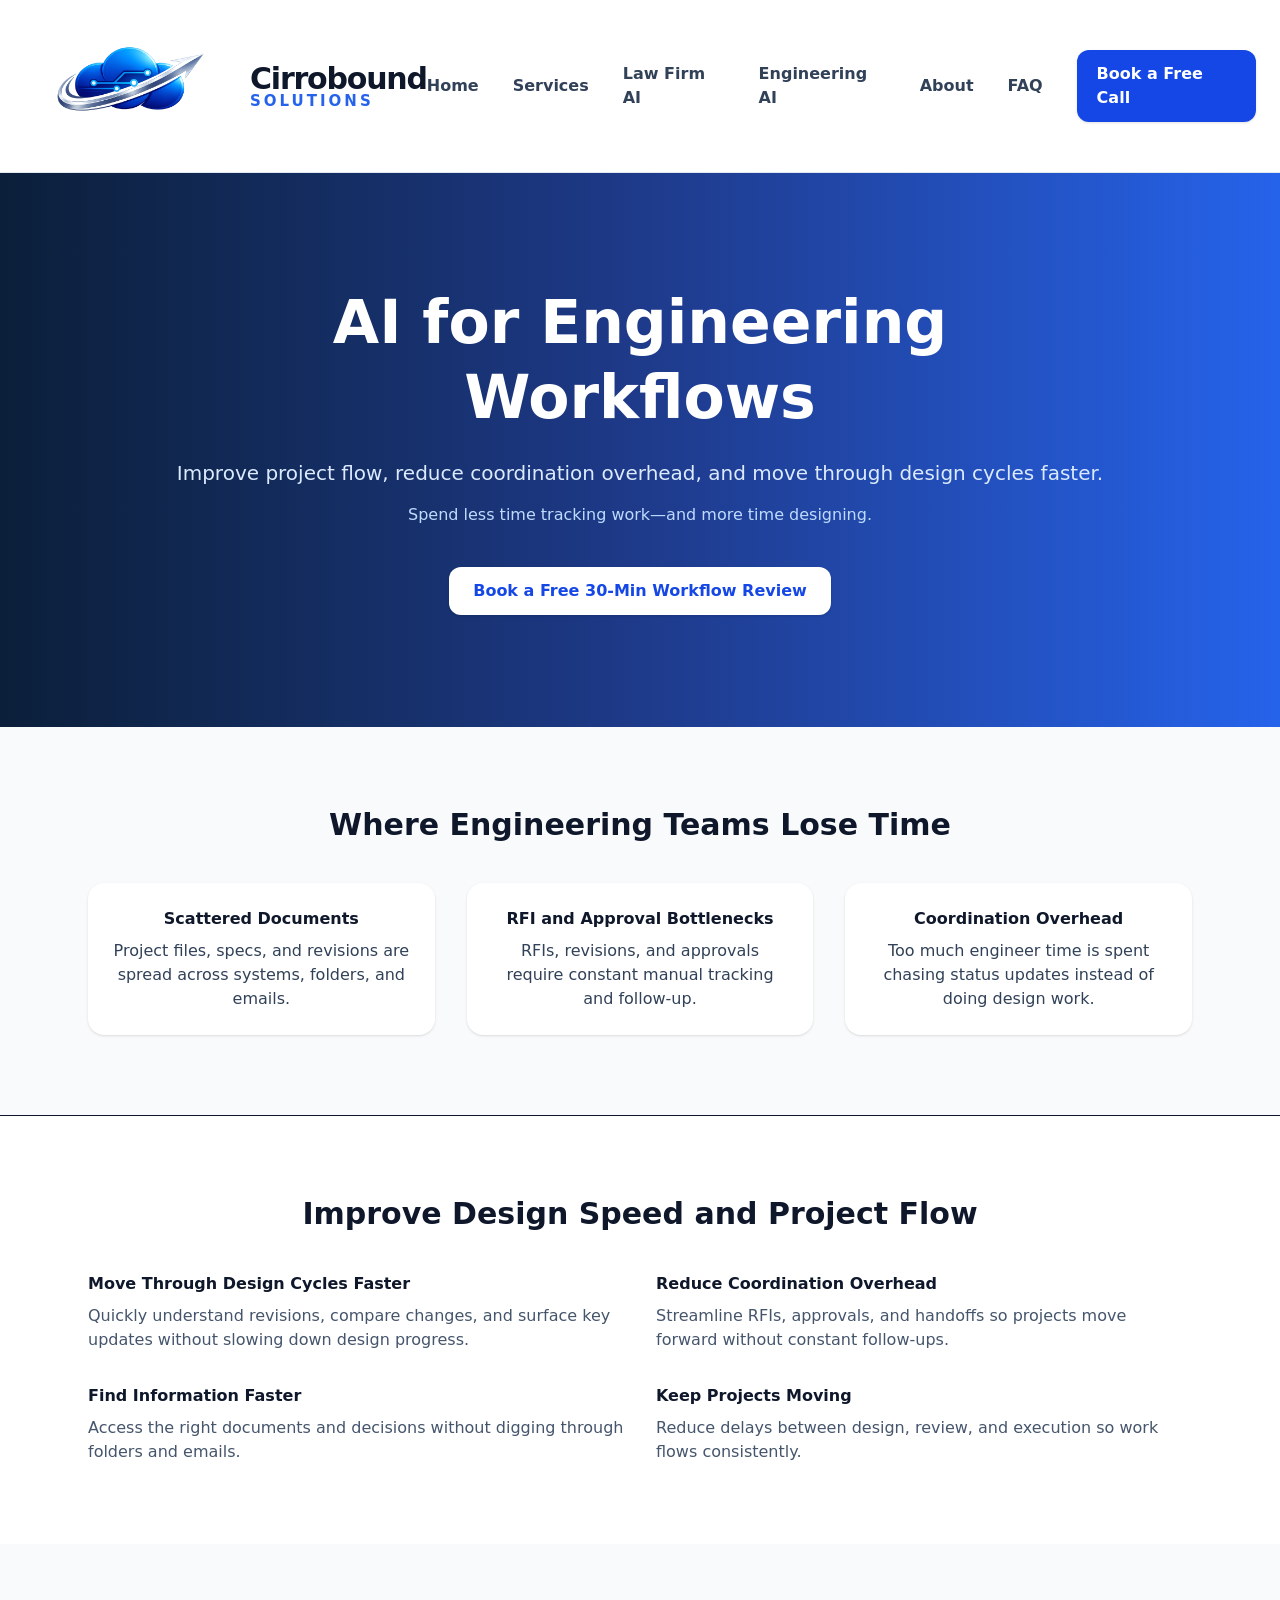
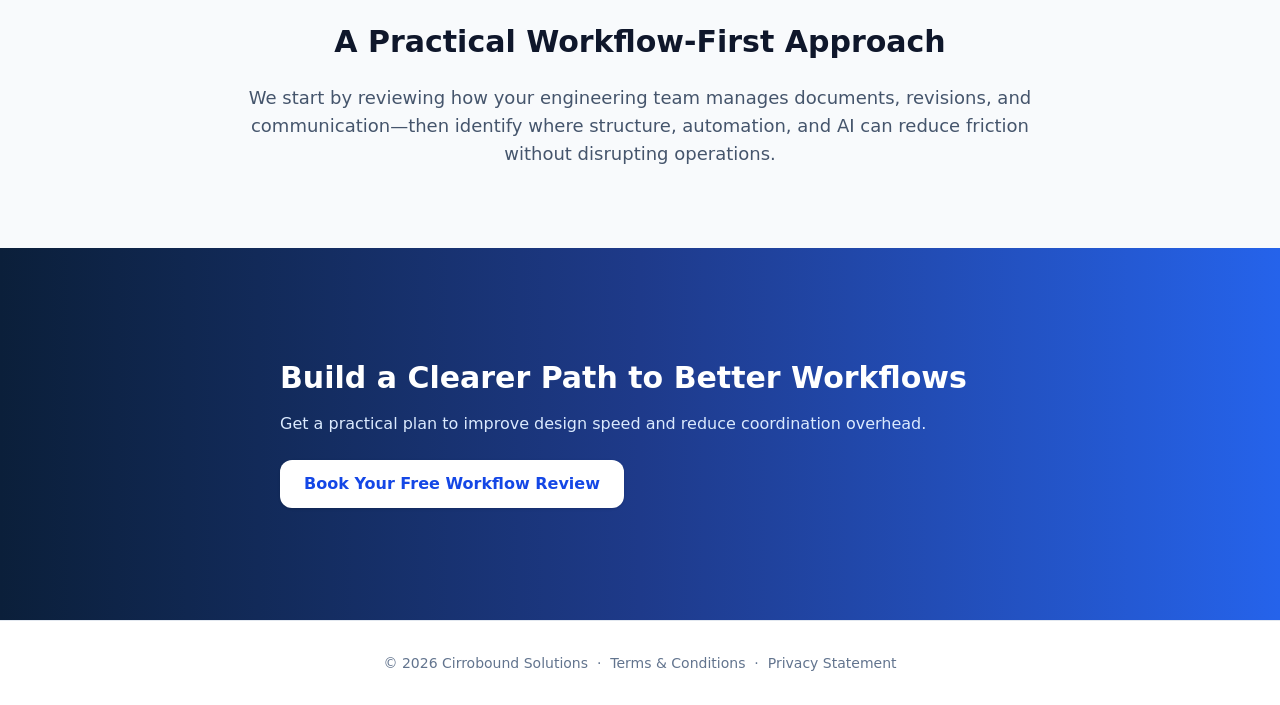
<file: ai-for-engineering.html>
<!DOCTYPE html>
<html lang="en">
<head>
  <meta charset="UTF-8" />
  <meta name="viewport" content="width=device-width, initial-scale=1.0"/>
  <title>AI for Engineering Workflows | Cirrobound</title>
  <meta name="description" content="Improve engineering workflows, speed up design cycles, and reduce coordination overhead with practical AI solutions." />
  <link href="./output.css" rel="stylesheet">
  <style>
    .logo-img { height: 56px; width: auto; display: block; }
    .logo-name { font-size: 20px; font-weight: 900; color: #0f172a; letter-spacing: -0.04em; line-height: 1; }
    .logo-sub { font-size: 11px; letter-spacing: 2px; color: #2563eb; font-weight: 700; line-height: 1; }
    @media (min-width: 1024px) {
      .logo-img { height: 140px; }
      .logo-name { font-size: 30px; }
      .logo-sub { font-size: 15px; letter-spacing: 3px; }
    }
  </style>
</head>

<body class="bg-slate-50 text-slate-900">

<!-- HEADER (UPDATED TO MATCH INDEX) -->
<header class="bg-white/95 backdrop-blur border-b border-slate-200 sticky top-0 z-50">
  <div class="max-w-7xl mx-auto px-6 py-4 flex items-center justify-between">

    <a href="/" class="flex items-center gap-4 shrink-0">
      <img src="assets/logo.png" alt="Cirrobound Solutions" class="logo-img">

      <div>
        <div class="logo-name">Cirrobound</div>
        <div class="logo-sub">SOLUTIONS</div>
      </div>
    </a>

    <nav class="hidden lg:flex items-center text-base font-semibold text-slate-700" style="gap:34px;">
      <a href="/" class="hover:text-blue-700 transition">Home</a>
      <a href="/services.html" class="hover:text-blue-700 transition">Services</a>
      <a href="/ai-for-law-firms.html" class="hover:text-blue-700 transition">Law Firm AI</a>
      <a href="/ai-for-engineering.html" class="hover:text-blue-700 transition">Engineering AI</a>
      <a href="/about.html" class="hover:text-blue-700 transition">About</a>
      <a href="/#faq" class="hover:text-blue-700 transition">FAQ</a>
      <a href="https://outlook.office.com/book/AIReadiness@cirrobound.com/" target="_blank" rel="noopener noreferrer" target="_blank"
         class="bg-blue-700 text-white px-5 py-3 rounded-xl shadow hover:bg-blue-800 transition">
        Book a Free Call
      </a>
    </nav>

    <button id="menuBtn" class="lg:hidden flex flex-col gap-1" aria-label="Open menu">
      <span class="w-7 h-0.5 bg-slate-800"></span>
      <span class="w-7 h-0.5 bg-slate-800"></span>
      <span class="w-7 h-0.5 bg-slate-800"></span>
    </button>

  </div>

  <!-- MOBILE MENU -->
  <div id="mobileMenu" class="hidden lg:hidden px-6 pb-6 space-y-4 text-lg font-semibold bg-white border-t">
    <a href="/" class="block py-3 border-b border-slate-200">Home</a>
    <a href="/services.html" class="block py-3 border-b border-slate-200">Services</a>
    <a href="/ai-for-law-firms.html" class="block py-3 border-b border-slate-200">Law Firm AI</a>
    <a href="/ai-for-engineering.html" class="block py-3 border-b border-slate-200">Engineering AI</a>
    <a href="/about.html" class="block py-3 border-b border-slate-200">About</a>
    <a href="/#faq" class="block py-3 border-b border-slate-200">FAQ</a>
    <a href="https://outlook.office.com/book/AIReadiness@cirrobound.com/" target="_blank" rel="noopener noreferrer" target="_blank"
       class="block text-center bg-blue-700 text-white px-5 py-3 rounded-xl">
      Book a Free Call
    </a>
  </div>
</header>

<!-- HERO -->
<section class="bg-gradient-to-r from-[#0b1f3a] via-[#1e3a8a] to-[#2563eb] text-white py-20 md:py-28">
  <div class="max-w-5xl mx-auto px-6 text-center">

    <h1 class="text-4xl md:text-5xl lg:text-6xl font-bold mb-6 leading-tight">
      AI for Engineering Workflows
    </h1>

    <p class="text-lg md:text-xl text-blue-100 mb-4">
      Improve project flow, reduce coordination overhead, and move through design cycles faster.
    </p>

    <p class="text-blue-200 mb-10">
      Spend less time tracking work—and more time designing.
    </p>

    <a href="https://outlook.office.com/book/AIReadiness@cirrobound.com/" target="_blank" rel="noopener noreferrer"
       class="bg-white text-blue-700 px-6 py-3 rounded-xl font-semibold shadow hover:shadow-lg transition"
       style="display:inline-block;">
      Book a Free 30-Min Workflow Review
    </a>

  </div>
</section>

<!-- PROBLEM -->
<section class="py-16 md:py-20">
  <div class="max-w-6xl mx-auto px-6 text-center">

    <h2 class="text-2xl md:text-3xl font-bold mb-10">
      Where Engineering Teams Lose Time
    </h2>

    <div class="grid md:grid-cols-3 gap-8">
      <div class="bg-white p-6 rounded-2xl shadow text-slate-700">
        <p class="font-semibold mb-2 text-slate-900">Scattered Documents</p>
        <p>Project files, specs, and revisions are spread across systems, folders, and emails.</p>
      </div>

      <div class="bg-white p-6 rounded-2xl shadow text-slate-700">
        <p class="font-semibold mb-2 text-slate-900">RFI and Approval Bottlenecks</p>
        <p>RFIs, revisions, and approvals require constant manual tracking and follow-up.</p>
      </div>

      <div class="bg-white p-6 rounded-2xl shadow text-slate-700">
        <p class="font-semibold mb-2 text-slate-900">Coordination Overhead</p>
        <p>Too much engineer time is spent chasing status updates instead of doing design work.</p>
      </div>
    </div>

  </div>
</section>

<!-- VALUE -->
<section class="bg-white py-16 md:py-20 border-t">
  <div class="max-w-6xl mx-auto px-6">

    <h2 class="text-2xl md:text-3xl font-bold mb-10 text-center">
      Improve Design Speed and Project Flow
    </h2>

    <div class="grid md:grid-cols-2 gap-8">

      <div>
        <h3 class="font-semibold mb-2">Move Through Design Cycles Faster</h3>
        <p class="text-slate-600">
          Quickly understand revisions, compare changes, and surface key updates without slowing down design progress.
        </p>
      </div>

      <div>
        <h3 class="font-semibold mb-2">Reduce Coordination Overhead</h3>
        <p class="text-slate-600">
          Streamline RFIs, approvals, and handoffs so projects move forward without constant follow-ups.
        </p>
      </div>

      <div>
        <h3 class="font-semibold mb-2">Find Information Faster</h3>
        <p class="text-slate-600">
          Access the right documents and decisions without digging through folders and emails.
        </p>
      </div>

      <div>
        <h3 class="font-semibold mb-2">Keep Projects Moving</h3>
        <p class="text-slate-600">
          Reduce delays between design, review, and execution so work flows consistently.
        </p>
      </div>

    </div>
  </div>
</section>

<!-- APPROACH -->
<section class="py-16 md:py-20">
  <div class="max-w-4xl mx-auto px-6 text-center">

    <h2 class="text-2xl md:text-3xl font-bold mb-6">
      A Practical Workflow-First Approach
    </h2>

    <p class="text-slate-600 text-lg">
      We start by reviewing how your engineering team manages documents, revisions, and communication—then identify where structure, automation, and AI can reduce friction without disrupting operations.
    </p>

  </div>
</section>

<!-- CTA -->
<section class="bg-gradient-to-r from-[#0b1f3a] via-[#1e3a8a] to-[#2563eb] text-white py-20 md:py-28">
  <div class="max-w-3xl mx-auto px-6">

    <h2 class="text-2xl md:text-3xl font-bold mb-4">
      Build a Clearer Path to Better Workflows
    </h2>

    <p class="mb-6 text-blue-100">
      Get a practical plan to improve design speed and reduce coordination overhead.
    </p>

    <a href="https://outlook.office.com/book/AIReadiness@cirrobound.com/" target="_blank" rel="noopener noreferrer"
       class="bg-white text-blue-700 px-6 py-3 rounded-xl font-semibold shadow"
       style="display:inline-block;">
      Book Your Free Workflow Review
    </a>

  </div>
</section>

<!-- FOOTER -->
<footer class="bg-white border-t border-slate-200 py-8 text-center text-sm text-slate-500">
  &copy; 2026 Cirrobound Solutions &nbsp;&middot;&nbsp; <a href="/terms.html" class="hover:text-blue-700 transition">Terms &amp; Conditions</a> &nbsp;&middot;&nbsp; <a href="/privacy.html" class="hover:text-blue-700 transition">Privacy Statement</a>
</footer>

<!-- SCRIPT -->
<script>
  const btn = document.getElementById("menuBtn");
  const menu = document.getElementById("mobileMenu");

  btn.addEventListener("click", () => {
    menu.classList.toggle("hidden");
  });
</script>

</body>
</html>
</file>
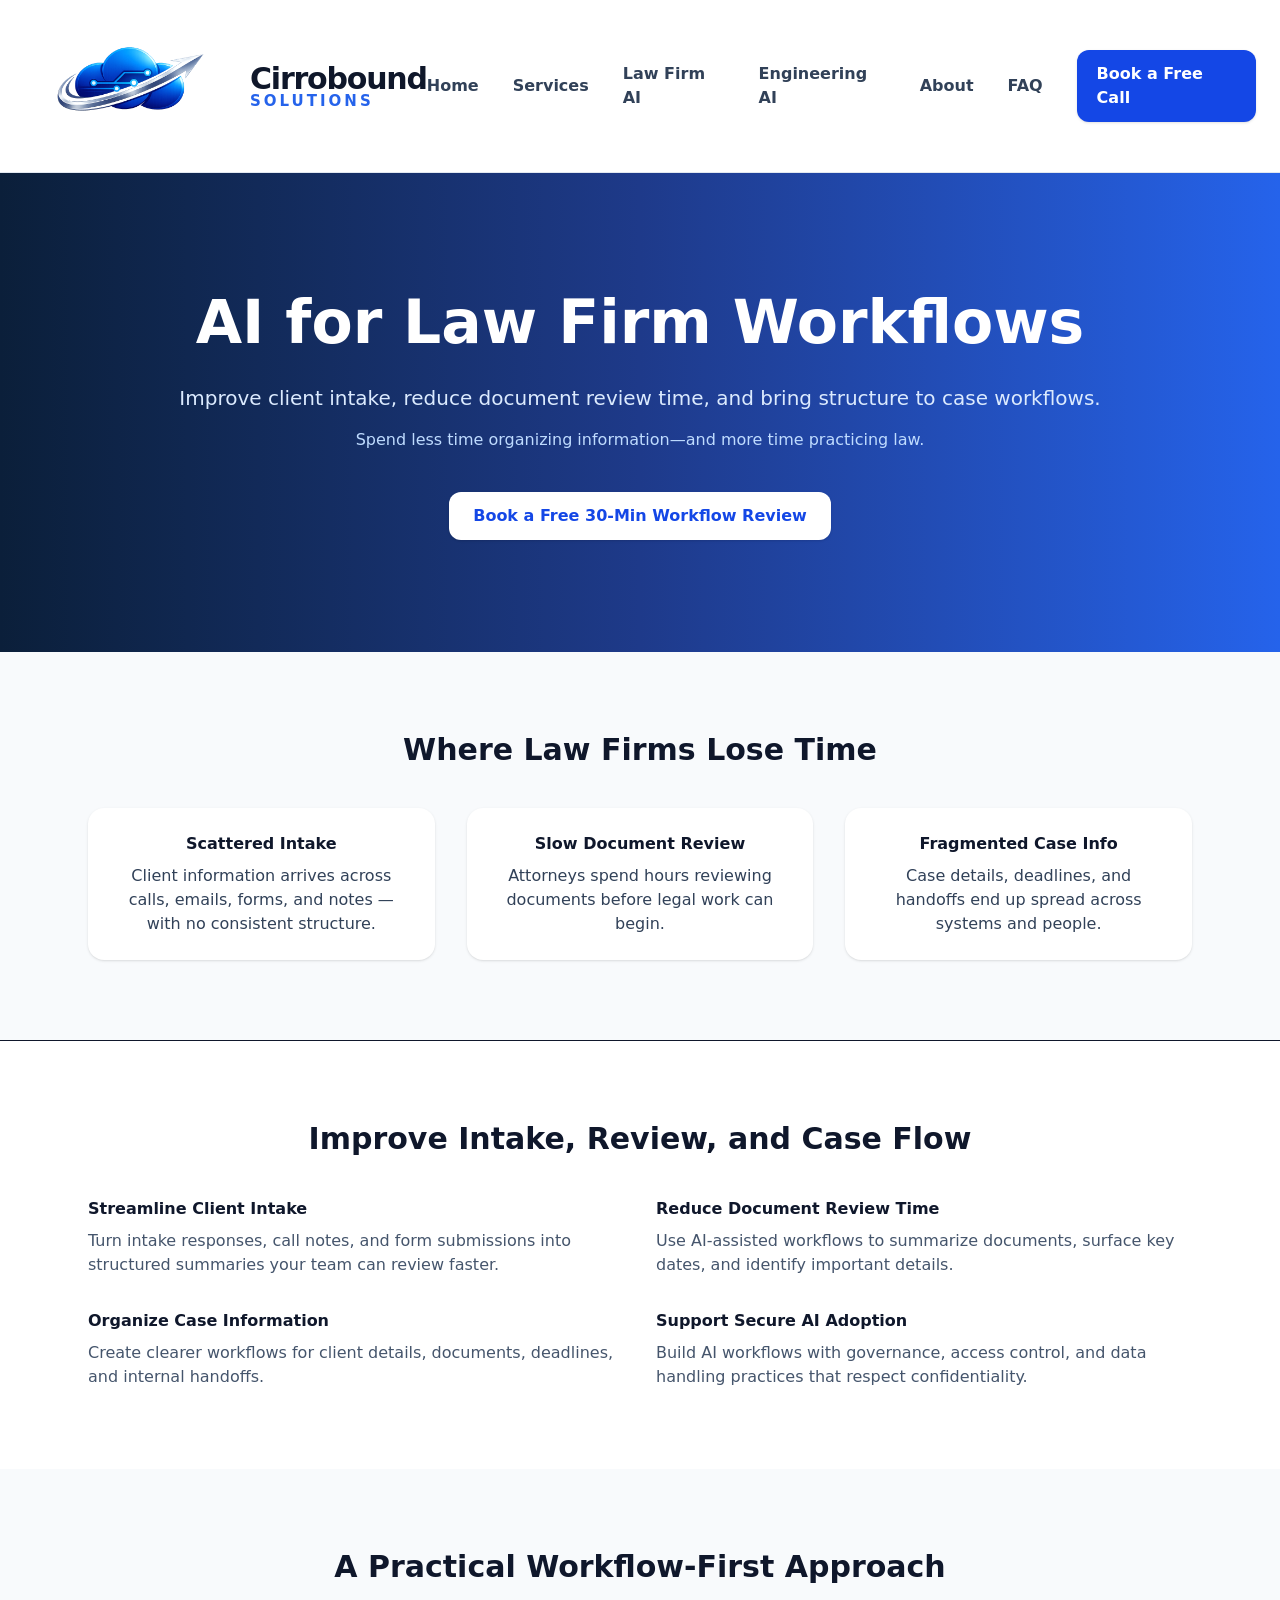
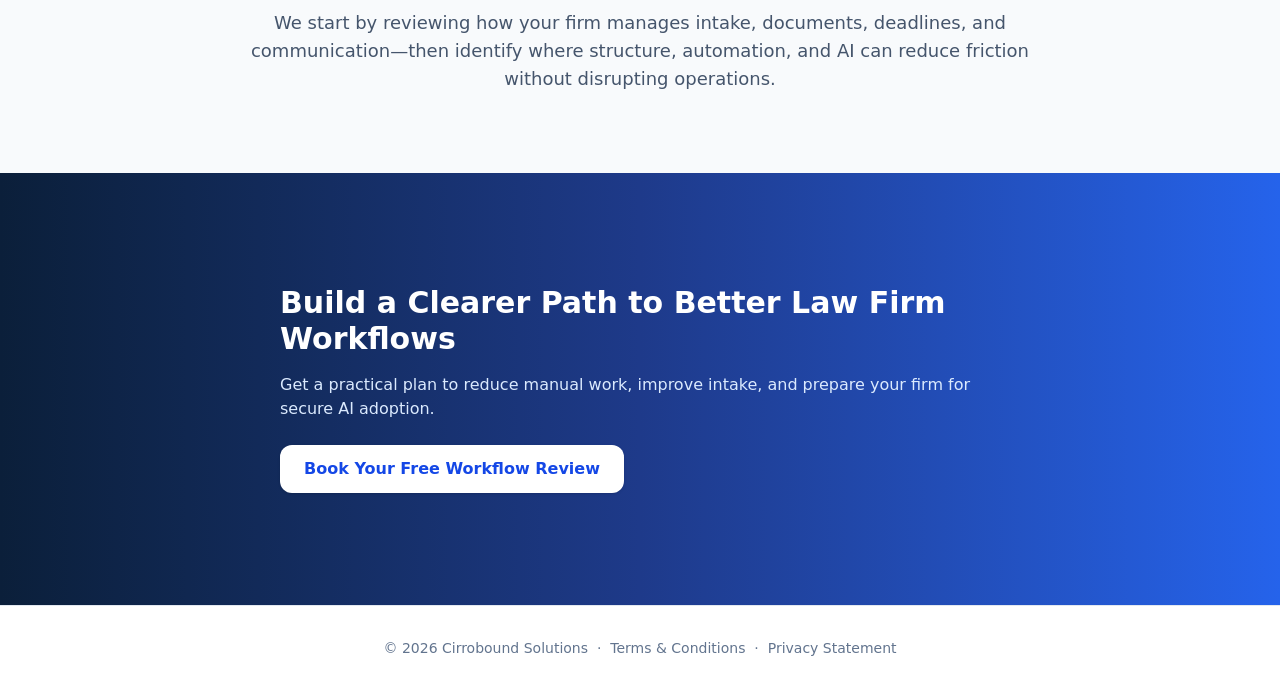
<file: ai-for-law-firms.html>
<!DOCTYPE html>
<html lang="en">
<head>
  <meta charset="UTF-8" />
  <meta name="viewport" content="width=device-width, initial-scale=1.0"/>
  <title>AI for Law Firm Workflows | Cirrobound</title>
  <meta name="description" content="Improve client intake, reduce document review time, and bring structure to law firm workflows with practical AI and automation." />
  <link href="./output.css" rel="stylesheet">
  <style>
    .logo-img { height: 56px; width: auto; display: block; }
    .logo-name { font-size: 20px; font-weight: 900; color: #0f172a; letter-spacing: -0.04em; line-height: 1; }
    .logo-sub { font-size: 11px; letter-spacing: 2px; color: #2563eb; font-weight: 700; line-height: 1; }
    @media (min-width: 1024px) {
      .logo-img { height: 140px; }
      .logo-name { font-size: 30px; }
      .logo-sub { font-size: 15px; letter-spacing: 3px; }
    }
  </style>
</head>

<body class="bg-slate-50 text-slate-900">

<!-- HEADER (UPDATED TO MATCH INDEX) -->
<header class="bg-white/95 backdrop-blur border-b border-slate-200 sticky top-0 z-50">
  <div class="max-w-7xl mx-auto px-6 py-4 flex items-center justify-between">

    <a href="/" class="flex items-center gap-4 shrink-0">
      <img src="assets/logo.png" alt="Cirrobound Solutions" class="logo-img">

      <div>
        <div class="logo-name">Cirrobound</div>
        <div class="logo-sub">SOLUTIONS</div>
      </div>
    </a>

    <nav class="hidden lg:flex items-center text-base font-semibold text-slate-700" style="gap:34px;">
      <a href="/" class="hover:text-blue-700 transition">Home</a>
      <a href="/services.html" class="hover:text-blue-700 transition">Services</a>
      <a href="/ai-for-law-firms.html" class="hover:text-blue-700 transition">Law Firm AI</a>
      <a href="/ai-for-engineering.html" class="hover:text-blue-700 transition">Engineering AI</a>
      <a href="/about.html" class="hover:text-blue-700 transition">About</a>
      <a href="/#faq" class="hover:text-blue-700 transition">FAQ</a>
      <a href="https://outlook.office.com/book/AIReadiness@cirrobound.com/" target="_blank" rel="noopener noreferrer" target="_blank"
         class="bg-blue-700 text-white px-5 py-3 rounded-xl shadow hover:bg-blue-800 transition">
        Book a Free Call
      </a>
    </nav>

    <button id="menuBtn" class="lg:hidden flex flex-col gap-1" aria-label="Open menu">
      <span class="w-7 h-0.5 bg-slate-800"></span>
      <span class="w-7 h-0.5 bg-slate-800"></span>
      <span class="w-7 h-0.5 bg-slate-800"></span>
    </button>

  </div>

  <!-- MOBILE MENU -->
  <div id="mobileMenu" class="hidden lg:hidden px-6 pb-6 space-y-4 text-lg font-semibold bg-white border-t">
    <a href="/" class="block py-3 border-b border-slate-200">Home</a>
    <a href="/services.html" class="block py-3 border-b border-slate-200">Services</a>
    <a href="/ai-for-law-firms.html" class="block py-3 border-b border-slate-200">Law Firm AI</a>
    <a href="/ai-for-engineering.html" class="block py-3 border-b border-slate-200">Engineering AI</a>
    <a href="/about.html" class="block py-3 border-b border-slate-200">About</a>
    <a href="/#faq" class="block py-3 border-b border-slate-200">FAQ</a>
    <a href="https://outlook.office.com/book/AIReadiness@cirrobound.com/" target="_blank" rel="noopener noreferrer" target="_blank"
       class="block text-center bg-blue-700 text-white px-5 py-3 rounded-xl">
      Book a Free Call
    </a>
  </div>
</header>

<!-- HERO -->
<section class="bg-gradient-to-r from-[#0b1f3a] via-[#1e3a8a] to-[#2563eb] text-white py-20 md:py-28">
  <div class="max-w-5xl mx-auto px-6 text-center">

    <h1 class="text-4xl md:text-5xl lg:text-6xl font-bold mb-6 leading-tight">
      AI for Law Firm Workflows
    </h1>

    <p class="text-lg md:text-xl text-blue-100 mb-4">
      Improve client intake, reduce document review time, and bring structure to case workflows.
    </p>

    <p class="text-blue-200 mb-10">
      Spend less time organizing information—and more time practicing law.
    </p>

    <a href="https://outlook.office.com/book/AIReadiness@cirrobound.com/" target="_blank" rel="noopener noreferrer"
       class="bg-white text-blue-700 px-6 py-3 rounded-xl font-semibold shadow hover:shadow-lg transition"
       style="display:inline-block;">
      Book a Free 30-Min Workflow Review
    </a>

  </div>
</section>

<!-- PROBLEM -->
<section class="py-16 md:py-20">
  <div class="max-w-6xl mx-auto px-6 text-center">

    <h2 class="text-2xl md:text-3xl font-bold mb-10">
      Where Law Firms Lose Time
    </h2>

    <div class="grid md:grid-cols-3 gap-8">
      <div class="bg-white p-6 rounded-2xl shadow text-slate-700">
        <p class="font-semibold mb-2 text-slate-900">Scattered Intake</p>
        <p>Client information arrives across calls, emails, forms, and notes — with no consistent structure.</p>
      </div>

      <div class="bg-white p-6 rounded-2xl shadow text-slate-700">
        <p class="font-semibold mb-2 text-slate-900">Slow Document Review</p>
        <p>Attorneys spend hours reviewing documents before legal work can begin.</p>
      </div>

      <div class="bg-white p-6 rounded-2xl shadow text-slate-700">
        <p class="font-semibold mb-2 text-slate-900">Fragmented Case Info</p>
        <p>Case details, deadlines, and handoffs end up spread across systems and people.</p>
      </div>
    </div>

  </div>
</section>

<!-- VALUE -->
<section class="bg-white py-16 md:py-20 border-t">
  <div class="max-w-6xl mx-auto px-6">

    <h2 class="text-2xl md:text-3xl font-bold mb-10 text-center">
      Improve Intake, Review, and Case Flow
    </h2>

    <div class="grid md:grid-cols-2 gap-8">

      <div>
        <h3 class="font-semibold mb-2">Streamline Client Intake</h3>
        <p class="text-slate-600">
          Turn intake responses, call notes, and form submissions into structured summaries your team can review faster.
        </p>
      </div>

      <div>
        <h3 class="font-semibold mb-2">Reduce Document Review Time</h3>
        <p class="text-slate-600">
          Use AI-assisted workflows to summarize documents, surface key dates, and identify important details.
        </p>
      </div>

      <div>
        <h3 class="font-semibold mb-2">Organize Case Information</h3>
        <p class="text-slate-600">
          Create clearer workflows for client details, documents, deadlines, and internal handoffs.
        </p>
      </div>

      <div>
        <h3 class="font-semibold mb-2">Support Secure AI Adoption</h3>
        <p class="text-slate-600">
          Build AI workflows with governance, access control, and data handling practices that respect confidentiality.
        </p>
      </div>

    </div>
  </div>
</section>

<!-- APPROACH -->
<section class="py-16 md:py-20">
  <div class="max-w-4xl mx-auto px-6 text-center">

    <h2 class="text-2xl md:text-3xl font-bold mb-6">
      A Practical Workflow-First Approach
    </h2>

    <p class="text-slate-600 text-lg">
      We start by reviewing how your firm manages intake, documents, deadlines, and communication—then identify where structure, automation, and AI can reduce friction without disrupting operations.
    </p>

  </div>
</section>

<!-- CTA -->
<section class="bg-gradient-to-r from-[#0b1f3a] via-[#1e3a8a] to-[#2563eb] text-white py-20 md:py-28">
  <div class="max-w-3xl mx-auto px-6">

    <h2 class="text-2xl md:text-3xl font-bold mb-4">
      Build a Clearer Path to Better Law Firm Workflows
    </h2>

    <p class="mb-6 text-blue-100">
      Get a practical plan to reduce manual work, improve intake, and prepare your firm for secure AI adoption.
    </p>

    <a href="https://outlook.office.com/book/AIReadiness@cirrobound.com/" target="_blank" rel="noopener noreferrer"
       class="bg-white text-blue-700 px-6 py-3 rounded-xl font-semibold shadow"
       style="display:inline-block;">
      Book Your Free Workflow Review
    </a>

  </div>
</section>

<!-- FOOTER -->
<footer class="bg-white border-t border-slate-200 py-8 text-center text-sm text-slate-500">
  &copy; 2026 Cirrobound Solutions &nbsp;&middot;&nbsp; <a href="/terms.html" class="hover:text-blue-700 transition">Terms &amp; Conditions</a> &nbsp;&middot;&nbsp; <a href="/privacy.html" class="hover:text-blue-700 transition">Privacy Statement</a>
</footer>

<!-- SCRIPT -->
<script>
  const btn = document.getElementById("menuBtn");
  const menu = document.getElementById("mobileMenu");

  btn.addEventListener("click", () => {
    menu.classList.toggle("hidden");
  });
</script>

</body>
</html>
</file>
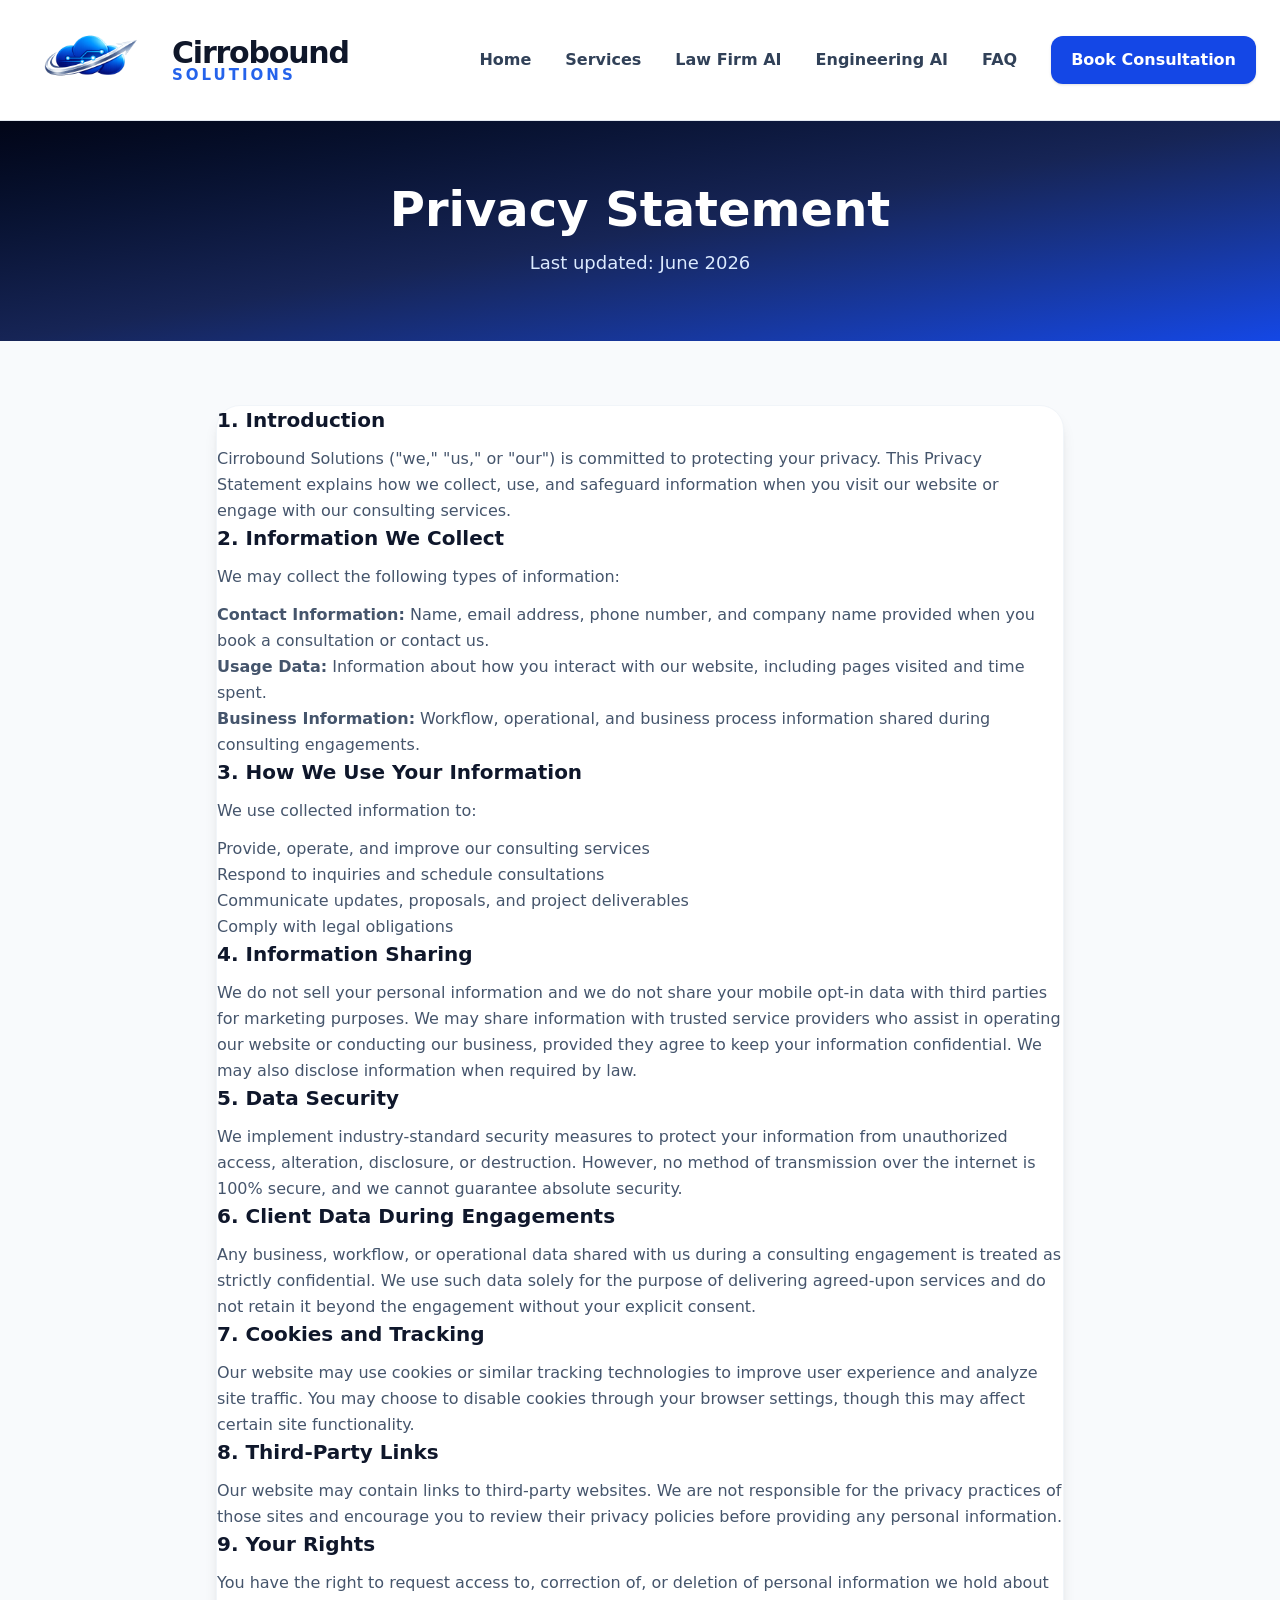
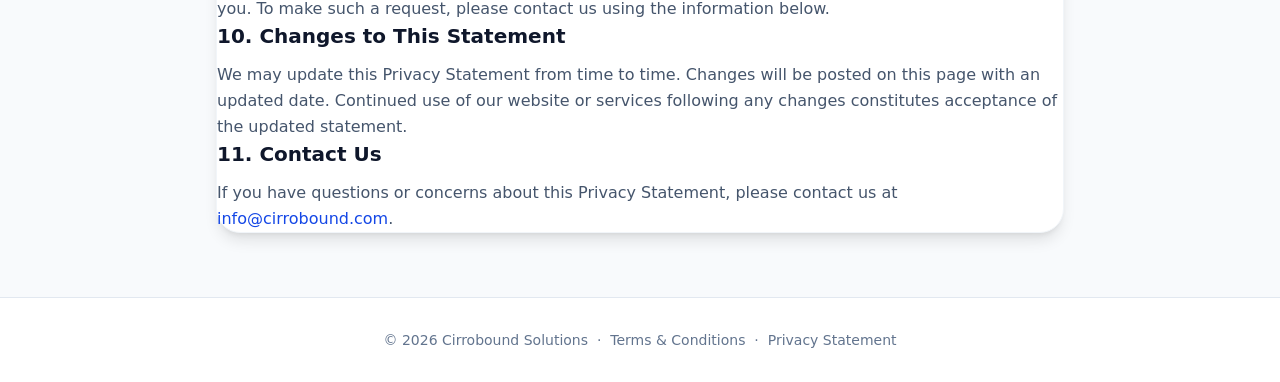
<file: privacy.html>
<!DOCTYPE html>
<html lang="en">
<head>
  <meta charset="UTF-8" />
  <meta name="viewport" content="width=device-width, initial-scale=1.0"/>
  <title>Privacy Statement | Cirrobound Solutions</title>
  <meta name="description" content="Privacy Statement for Cirrobound Solutions." />
  <link href="./output.css" rel="stylesheet">
</head>
<body class="bg-slate-50 text-slate-900">

<header class="bg-white/95 backdrop-blur border-b border-slate-200 sticky top-0 z-50">
  <div class="max-w-7xl mx-auto px-6 py-4 flex items-center justify-between">
    <a href="/" class="flex items-center gap-4 shrink-0">
      <img src="assets/logo.png" alt="CirroBound Solutions" style="height:88px; width:auto; display:block;">
      <div style="line-height:1;">
        <div style="font-size:30px; font-weight:900; color:#0f172a; letter-spacing:-0.04em;">Cirrobound</div>
        <div style="font-size:15px; letter-spacing:3px; color:#2563eb; font-weight:700;">SOLUTIONS</div>
      </div>
    </a>
    <nav class="hidden lg:flex items-center text-base font-semibold text-slate-700" style="gap:34px;">
      <a href="/" class="hover:text-blue-700 transition">Home</a>
      <a href="/services.html" class="hover:text-blue-700 transition">Services</a>
      <a href="/ai-for-law-firms.html" class="hover:text-blue-700 transition">Law Firm AI</a>
      <a href="/ai-for-engineering.html" class="hover:text-blue-700 transition">Engineering AI</a>
      <a href="/#faq" class="hover:text-blue-700 transition">FAQ</a>
      <a href="https://outlook.office.com/book/AIReadiness@cirrobound.com/" target="_blank"
         class="bg-blue-700 text-white px-5 py-3 rounded-xl shadow hover:bg-blue-800 transition">Book Consultation</a>
    </nav>
    <button id="menuBtn" class="lg:hidden flex flex-col gap-1" aria-label="Open menu">
      <span class="w-7 h-0.5 bg-slate-800"></span>
      <span class="w-7 h-0.5 bg-slate-800"></span>
      <span class="w-7 h-0.5 bg-slate-800"></span>
    </button>
  </div>
  <div id="mobileMenu" class="hidden lg:hidden px-6 pb-6 space-y-4 text-lg font-semibold bg-white border-t">
    <a href="/" class="block py-3 border-b border-slate-200">Home</a>
    <a href="/services.html" class="block py-3 border-b border-slate-200">Services</a>
    <a href="/ai-for-law-firms.html" class="block py-3 border-b border-slate-200">Law Firm AI</a>
    <a href="/ai-for-engineering.html" class="block py-3 border-b border-slate-200">Engineering AI</a>
    <a href="/#faq" class="block py-3 border-b border-slate-200">FAQ</a>
    <a href="https://outlook.office.com/book/AIReadiness@cirrobound.com/" target="_blank"
       class="block text-center bg-blue-700 text-white px-5 py-3 rounded-xl">Book Consultation</a>
  </div>
</header>

<section class="relative overflow-hidden bg-gradient-to-br from-slate-950 via-blue-950 to-blue-700 text-white py-16 md:py-24">
  <div class="relative max-w-4xl mx-auto px-6 text-center">
    <h1 class="text-4xl md:text-5xl font-black mb-4">Privacy Statement</h1>
    <p class="text-blue-100 text-lg">Last updated: June 2026</p>
  </div>
</section>

<section class="py-16 bg-slate-50">
  <div class="max-w-4xl mx-auto px-6">
    <div class="bg-white rounded-3xl shadow-lg border border-slate-100 p-10 space-y-10">

      <div>
        <h2 class="text-xl font-black text-slate-900 mb-3">1. Introduction</h2>
        <p class="text-slate-600 leading-relaxed">Cirrobound Solutions ("we," "us," or "our") is committed to protecting your privacy. This Privacy Statement explains how we collect, use, and safeguard information when you visit our website or engage with our consulting services.</p>
      </div>

      <div>
        <h2 class="text-xl font-black text-slate-900 mb-3">2. Information We Collect</h2>
        <p class="text-slate-600 leading-relaxed mb-3">We may collect the following types of information:</p>
        <ul class="text-slate-600 space-y-2 list-disc list-inside leading-relaxed">
          <li><strong>Contact Information:</strong> Name, email address, phone number, and company name provided when you book a consultation or contact us.</li>
          <li><strong>Usage Data:</strong> Information about how you interact with our website, including pages visited and time spent.</li>
          <li><strong>Business Information:</strong> Workflow, operational, and business process information shared during consulting engagements.</li>
        </ul>
      </div>

      <div>
        <h2 class="text-xl font-black text-slate-900 mb-3">3. How We Use Your Information</h2>
        <p class="text-slate-600 leading-relaxed mb-3">We use collected information to:</p>
        <ul class="text-slate-600 space-y-2 list-disc list-inside leading-relaxed">
          <li>Provide, operate, and improve our consulting services</li>
          <li>Respond to inquiries and schedule consultations</li>
          <li>Communicate updates, proposals, and project deliverables</li>
          <li>Comply with legal obligations</li>
        </ul>
      </div>

      <div>
        <h2 class="text-xl font-black text-slate-900 mb-3">4. Information Sharing</h2>
        <p class="text-slate-600 leading-relaxed">We do not sell your personal information and we do not share your mobile opt-in data with third parties for marketing purposes. We may share information with trusted service providers who assist in operating our website or conducting our business, provided they agree to keep your information confidential. We may also disclose information when required by law.</p>
      </div>

      <div>
        <h2 class="text-xl font-black text-slate-900 mb-3">5. Data Security</h2>
        <p class="text-slate-600 leading-relaxed">We implement industry-standard security measures to protect your information from unauthorized access, alteration, disclosure, or destruction. However, no method of transmission over the internet is 100% secure, and we cannot guarantee absolute security.</p>
      </div>

      <div>
        <h2 class="text-xl font-black text-slate-900 mb-3">6. Client Data During Engagements</h2>
        <p class="text-slate-600 leading-relaxed">Any business, workflow, or operational data shared with us during a consulting engagement is treated as strictly confidential. We use such data solely for the purpose of delivering agreed-upon services and do not retain it beyond the engagement without your explicit consent.</p>
      </div>

      <div>
        <h2 class="text-xl font-black text-slate-900 mb-3">7. Cookies and Tracking</h2>
        <p class="text-slate-600 leading-relaxed">Our website may use cookies or similar tracking technologies to improve user experience and analyze site traffic. You may choose to disable cookies through your browser settings, though this may affect certain site functionality.</p>
      </div>

      <div>
        <h2 class="text-xl font-black text-slate-900 mb-3">8. Third-Party Links</h2>
        <p class="text-slate-600 leading-relaxed">Our website may contain links to third-party websites. We are not responsible for the privacy practices of those sites and encourage you to review their privacy policies before providing any personal information.</p>
      </div>

      <div>
        <h2 class="text-xl font-black text-slate-900 mb-3">9. Your Rights</h2>
        <p class="text-slate-600 leading-relaxed">You have the right to request access to, correction of, or deletion of personal information we hold about you. To make such a request, please contact us using the information below.</p>
      </div>

      <div>
        <h2 class="text-xl font-black text-slate-900 mb-3">10. Changes to This Statement</h2>
        <p class="text-slate-600 leading-relaxed">We may update this Privacy Statement from time to time. Changes will be posted on this page with an updated date. Continued use of our website or services following any changes constitutes acceptance of the updated statement.</p>
      </div>

      <div>
        <h2 class="text-xl font-black text-slate-900 mb-3">11. Contact Us</h2>
        <p class="text-slate-600 leading-relaxed">If you have questions or concerns about this Privacy Statement, please contact us at <a href="mailto:info@cirrobound.com" class="text-blue-700 hover:underline">info@cirrobound.com</a>.</p>
      </div>

    </div>
  </div>
</section>

<footer class="bg-white border-t border-slate-200 py-8 text-center text-sm text-slate-500">
  &copy; 2026 Cirrobound Solutions &nbsp;&middot;&nbsp;
  <a href="/terms.html" class="hover:text-blue-700 transition">Terms &amp; Conditions</a>
  &nbsp;&middot;&nbsp;
  <a href="/privacy.html" class="hover:text-blue-700 transition">Privacy Statement</a>
</footer>

<script>
  const btn = document.getElementById("menuBtn");
  const menu = document.getElementById("mobileMenu");
  btn.addEventListener("click", () => { menu.classList.toggle("hidden"); });
</script>

</body>
</html>
</file>
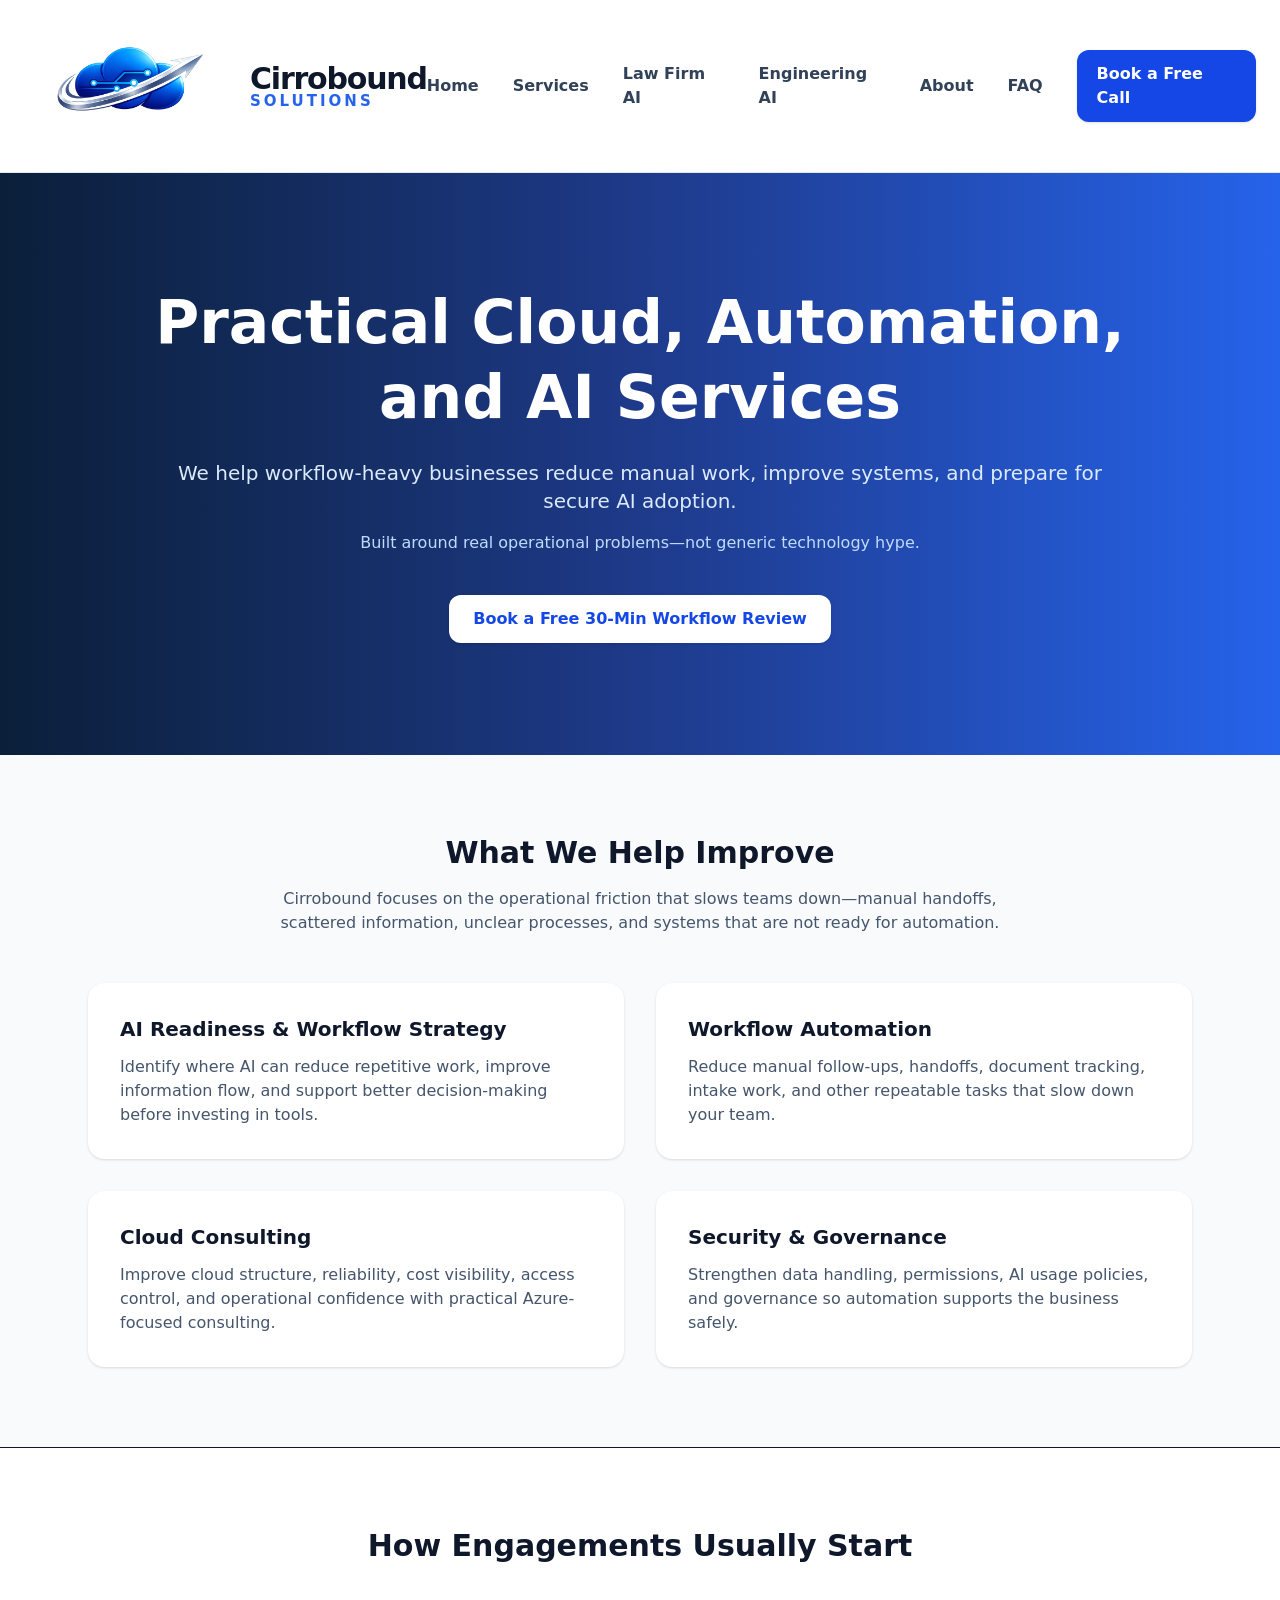
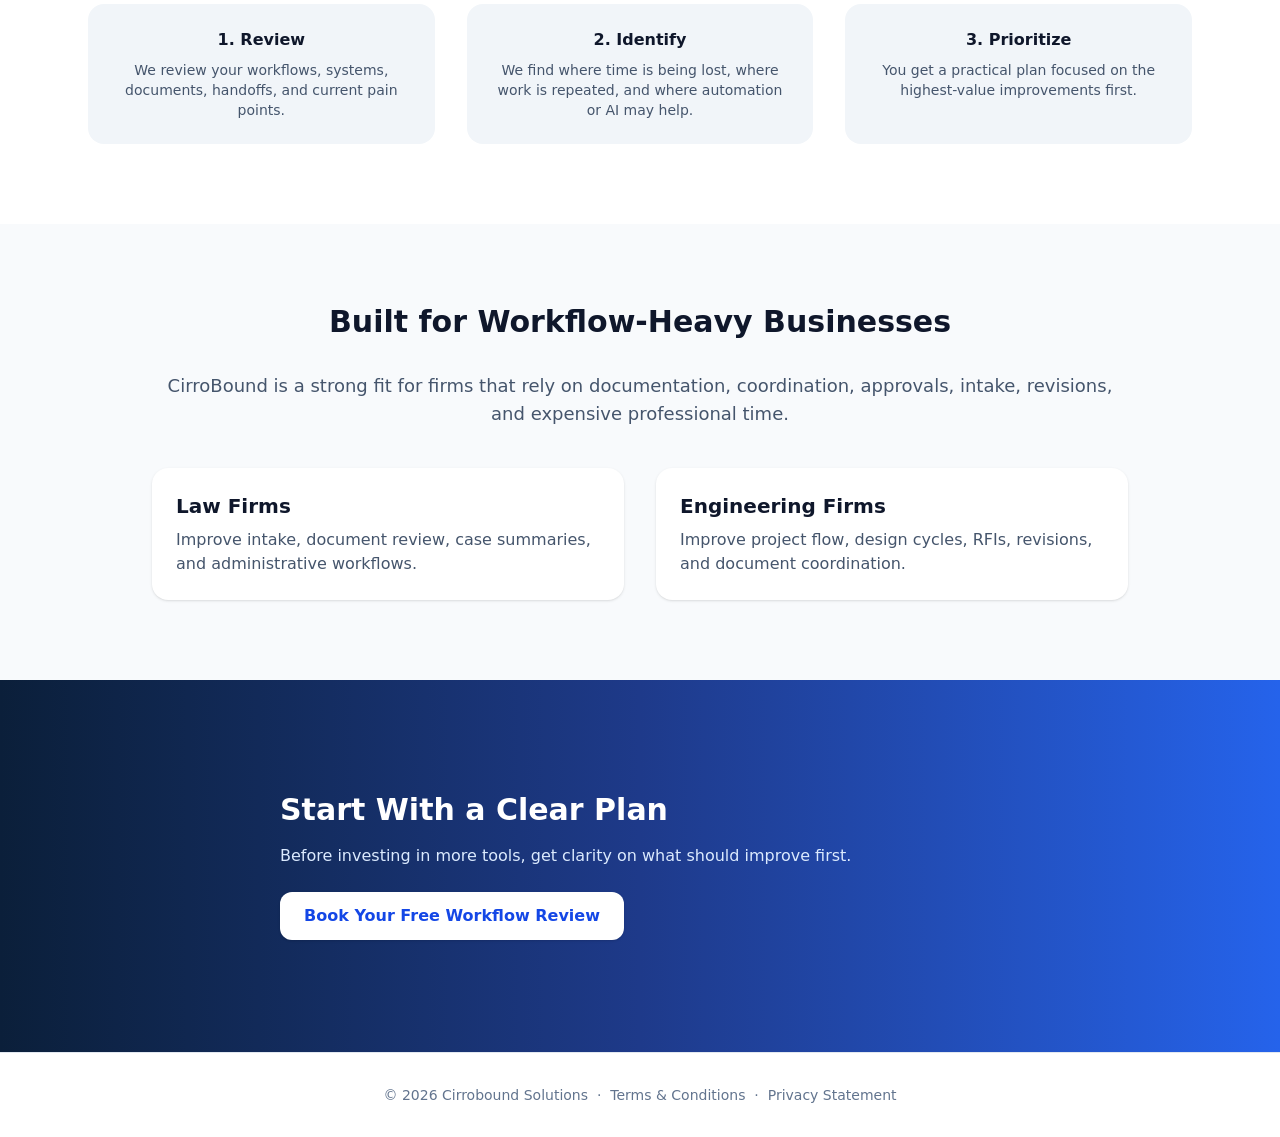
<file: services.html>
<!DOCTYPE html>
<html lang="en">
<head>
  <meta charset="UTF-8" />
  <meta name="viewport" content="width=device-width, initial-scale=1.0"/>
  <title>Services | Cirrobound Solutions</title>
  <meta name="description" content="Cloud, automation, AI readiness, workflow improvement, and security governance services for professional service businesses." />
  <link href="./output.css" rel="stylesheet">
  <style>
    .logo-img { height: 56px; width: auto; display: block; }
    .logo-name { font-size: 20px; font-weight: 900; color: #0f172a; letter-spacing: -0.04em; line-height: 1; }
    .logo-sub { font-size: 11px; letter-spacing: 2px; color: #2563eb; font-weight: 700; line-height: 1; }
    @media (min-width: 1024px) {
      .logo-img { height: 140px; }
      .logo-name { font-size: 30px; }
      .logo-sub { font-size: 15px; letter-spacing: 3px; }
    }
  </style>
</head>

<body class="bg-slate-50 text-slate-900">

<header class="bg-white/95 backdrop-blur border-b border-slate-200 sticky top-0 z-50">
  <div class="max-w-7xl mx-auto px-6 py-4 flex items-center justify-between">

    <a href="/" class="flex items-center gap-4 shrink-0">
      <img src="assets/logo.png" alt="Cirrobound Solutions" class="logo-img">

      <div>
        <div class="logo-name">Cirrobound</div>
        <div class="logo-sub">SOLUTIONS</div>
      </div>
    </a>

    <nav class="hidden lg:flex items-center text-base font-semibold text-slate-700" style="gap:34px;">
      <a href="/" class="hover:text-blue-700 transition">Home</a>
      <a href="/services.html" class="hover:text-blue-700 transition">Services</a>
      <a href="/ai-for-law-firms.html" class="hover:text-blue-700 transition">Law Firm AI</a>
      <a href="/ai-for-engineering.html" class="hover:text-blue-700 transition">Engineering AI</a>
      <a href="/about.html" class="hover:text-blue-700 transition">About</a>
      <a href="/#faq" class="hover:text-blue-700 transition">FAQ</a>
      <a href="https://outlook.office.com/book/AIReadiness@cirrobound.com/" target="_blank" rel="noopener noreferrer"
         class="bg-blue-700 text-white px-5 py-3 rounded-xl shadow hover:bg-blue-800 transition">
        Book a Free Call
      </a>
    </nav>

    <button id="menuBtn" class="lg:hidden flex flex-col gap-1" aria-label="Open menu">
      <span class="w-7 h-0.5 bg-slate-800"></span>
      <span class="w-7 h-0.5 bg-slate-800"></span>
      <span class="w-7 h-0.5 bg-slate-800"></span>
    </button>

  </div>

  <div id="mobileMenu" class="hidden lg:hidden px-6 pb-6 space-y-4 text-lg font-semibold bg-white border-t">
    <a href="/" class="block py-3 border-b border-slate-200">Home</a>
    <a href="/services.html" class="block py-3 border-b border-slate-200">Services</a>
    <a href="/ai-for-law-firms.html" class="block py-3 border-b border-slate-200">Law Firm AI</a>
    <a href="/ai-for-engineering.html" class="block py-3 border-b border-slate-200">Engineering AI</a>
    <a href="/about.html" class="block py-3 border-b border-slate-200">About</a>
    <a href="/#faq" class="block py-3 border-b border-slate-200">FAQ</a>
    <a href="https://outlook.office.com/book/AIReadiness@cirrobound.com/" target="_blank" rel="noopener noreferrer"
       class="block text-center bg-blue-700 text-white px-5 py-3 rounded-xl">
      Book a Free Call
    </a>
  </div>
</header>

<section class="bg-gradient-to-r from-[#0b1f3a] via-[#1e3a8a] to-[#2563eb] text-white py-20 md:py-28">
  <div class="max-w-5xl mx-auto px-6 text-center">
    <h1 class="text-4xl md:text-5xl lg:text-6xl font-bold mb-6 leading-tight">
      Practical Cloud, Automation, and AI Services
    </h1>

    <p class="text-lg md:text-xl text-blue-100 mb-4">
      We help workflow-heavy businesses reduce manual work, improve systems, and prepare for secure AI adoption.
    </p>

    <p class="text-blue-200 mb-10">
      Built around real operational problems—not generic technology hype.
    </p>

    <a href="https://outlook.office.com/book/AIReadiness@cirrobound.com/" target="_blank" rel="noopener noreferrer"
       class="bg-white text-blue-700 px-6 py-3 rounded-xl font-semibold shadow hover:shadow-lg transition"
       style="display:inline-block;">
      Book a Free 30-Min Workflow Review
    </a>
  </div>
</section>

<section class="py-16 md:py-20">
  <div class="max-w-6xl mx-auto px-6">
    <div class="text-center mb-12">
      <h2 class="text-2xl md:text-3xl font-bold mb-4">
        What We Help Improve
      </h2>
      <p class="text-slate-600 max-w-3xl mx-auto">
        Cirrobound focuses on the operational friction that slows teams down—manual handoffs, scattered information, unclear processes, and systems that are not ready for automation.
      </p>
    </div>

    <div class="grid md:grid-cols-2 gap-8">
      <div class="bg-white p-6 md:p-8 rounded-2xl shadow">
        <h3 class="text-xl font-semibold mb-3">AI Readiness & Workflow Strategy</h3>
        <p class="text-slate-600">
          Identify where AI can reduce repetitive work, improve information flow, and support better decision-making before investing in tools.
        </p>
      </div>

      <div class="bg-white p-6 md:p-8 rounded-2xl shadow">
        <h3 class="text-xl font-semibold mb-3">Workflow Automation</h3>
        <p class="text-slate-600">
          Reduce manual follow-ups, handoffs, document tracking, intake work, and other repeatable tasks that slow down your team.
        </p>
      </div>

      <div class="bg-white p-6 md:p-8 rounded-2xl shadow">
        <h3 class="text-xl font-semibold mb-3">Cloud Consulting</h3>
        <p class="text-slate-600">
          Improve cloud structure, reliability, cost visibility, access control, and operational confidence with practical Azure-focused consulting.
        </p>
      </div>

      <div class="bg-white p-6 md:p-8 rounded-2xl shadow">
        <h3 class="text-xl font-semibold mb-3">Security & Governance</h3>
        <p class="text-slate-600">
          Strengthen data handling, permissions, AI usage policies, and governance so automation supports the business safely.
        </p>
      </div>
    </div>
  </div>
</section>

<section class="bg-white py-16 md:py-20 border-t">
  <div class="max-w-6xl mx-auto px-6 text-center">
    <h2 class="text-2xl md:text-3xl font-bold mb-10">
      How Engagements Usually Start
    </h2>

    <div class="grid md:grid-cols-3 gap-8">
      <div class="bg-slate-100 p-6 rounded-2xl">
        <h3 class="font-semibold mb-2">1. Review</h3>
        <p class="text-sm text-slate-600">
          We review your workflows, systems, documents, handoffs, and current pain points.
        </p>
      </div>

      <div class="bg-slate-100 p-6 rounded-2xl">
        <h3 class="font-semibold mb-2">2. Identify</h3>
        <p class="text-sm text-slate-600">
          We find where time is being lost, where work is repeated, and where automation or AI may help.
        </p>
      </div>

      <div class="bg-slate-100 p-6 rounded-2xl">
        <h3 class="font-semibold mb-2">3. Prioritize</h3>
        <p class="text-sm text-slate-600">
          You get a practical plan focused on the highest-value improvements first.
        </p>
      </div>
    </div>
  </div>
</section>

<section class="py-16 md:py-20">
  <div class="max-w-5xl mx-auto px-6 text-center">
    <h2 class="text-2xl md:text-3xl font-bold mb-8">
      Built for Workflow-Heavy Businesses
    </h2>

    <p class="text-lg text-slate-600 mb-10">
      CirroBound is a strong fit for firms that rely on documentation, coordination, approvals, intake, revisions, and expensive professional time.
    </p>

    <div class="grid md:grid-cols-2 gap-8 text-left">
      <a href="/ai-for-law-firms.html" class="bg-white p-6 rounded-2xl shadow hover:shadow-lg transition">
        <h3 class="text-xl font-semibold mb-2">Law Firms</h3>
        <p class="text-slate-600">
          Improve intake, document review, case summaries, and administrative workflows.
        </p>
      </a>

      <a href="/ai-for-engineering.html" class="bg-white p-6 rounded-2xl shadow hover:shadow-lg transition">
        <h3 class="text-xl font-semibold mb-2">Engineering Firms</h3>
        <p class="text-slate-600">
          Improve project flow, design cycles, RFIs, revisions, and document coordination.
        </p>
      </a>
    </div>
  </div>
</section>

<section class="bg-gradient-to-r from-[#0b1f3a] via-[#1e3a8a] to-[#2563eb] text-white py-20 md:py-28">
  <div class="max-w-3xl mx-auto px-6">
    <h2 class="text-2xl md:text-3xl font-bold mb-4">
      Start With a Clear Plan
    </h2>

    <p class="mb-6 text-blue-100">
      Before investing in more tools, get clarity on what should improve first.
    </p>

    <a href="https://outlook.office.com/book/AIReadiness@cirrobound.com/" target="_blank" rel="noopener noreferrer"
       class="bg-white text-blue-700 px-6 py-3 rounded-xl font-semibold shadow"
       style="display:inline-block;">
      Book Your Free Workflow Review
    </a>
  </div>
</section>

<footer class="bg-white border-t border-slate-200 py-8 text-center text-sm text-slate-500">
  &copy; 2026 Cirrobound Solutions &nbsp;&middot;&nbsp; <a href="/terms.html" class="hover:text-blue-700 transition">Terms &amp; Conditions</a> &nbsp;&middot;&nbsp; <a href="/privacy.html" class="hover:text-blue-700 transition">Privacy Statement</a>
</footer>

<script>
  const btn = document.getElementById("menuBtn");
  const menu = document.getElementById("mobileMenu");

  btn.addEventListener("click", () => {
    menu.classList.toggle("hidden");
  });
</script>

</body>
</html>
</file>
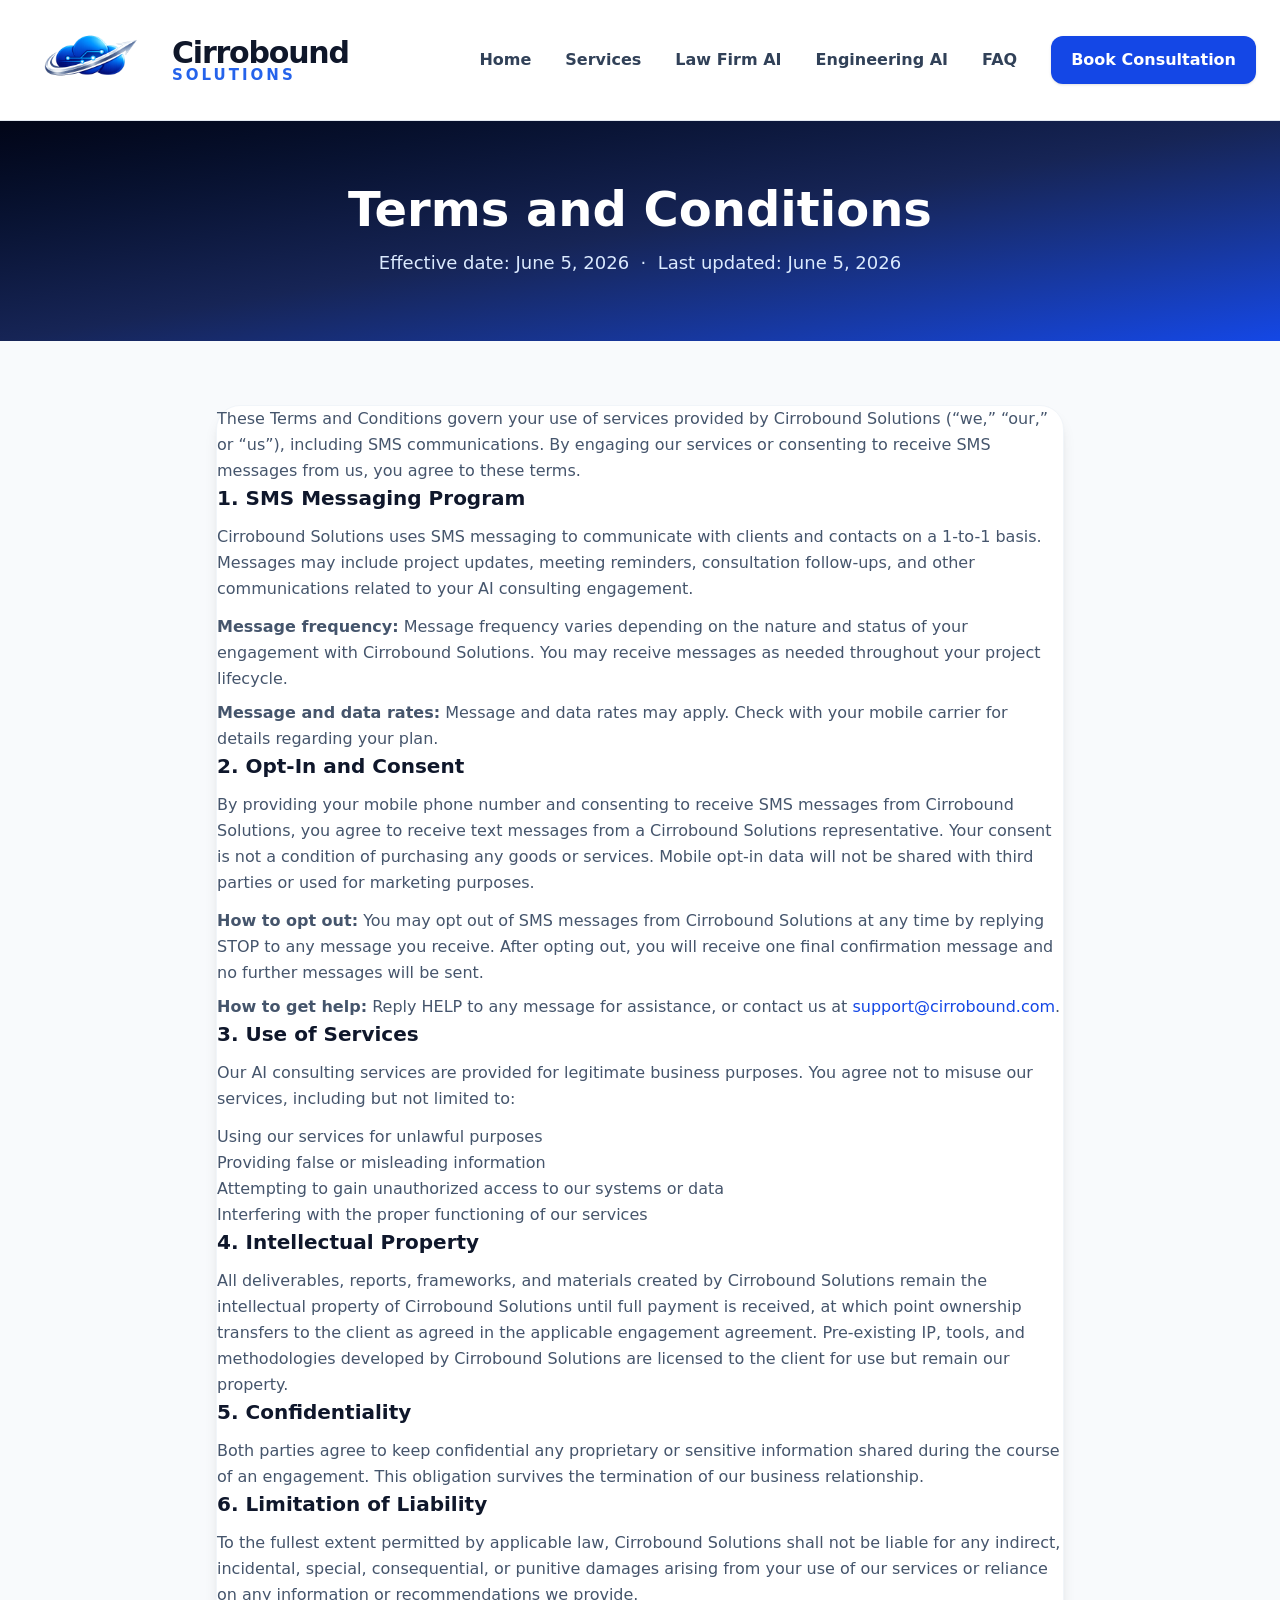
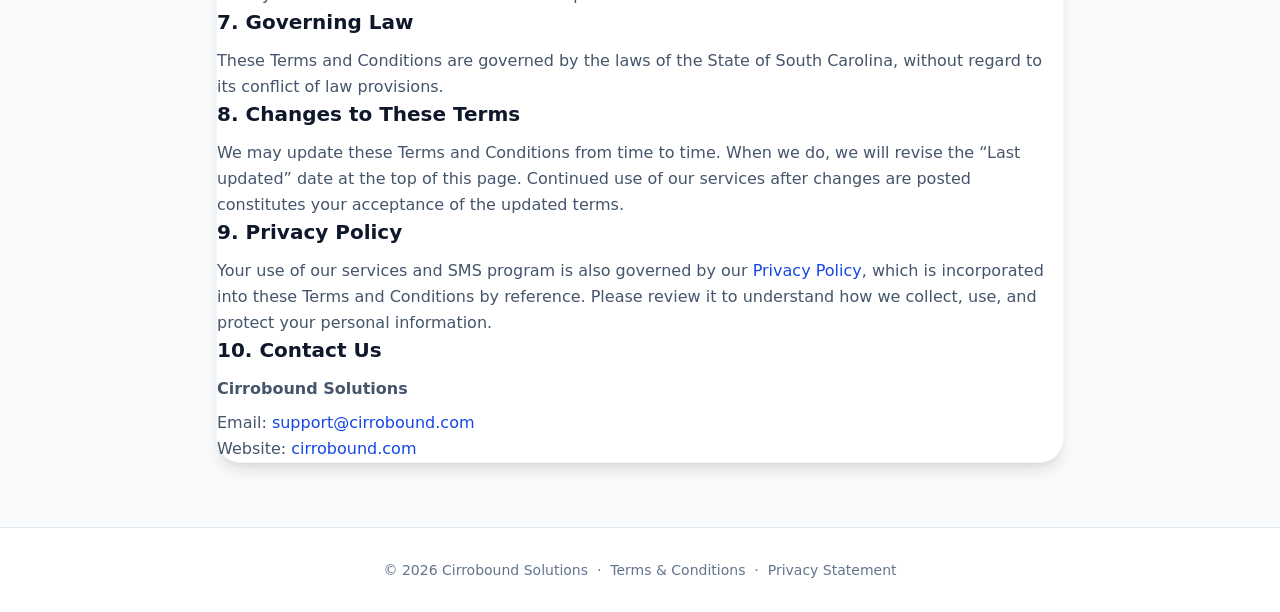
<file: terms.html>
<!DOCTYPE html>
<html lang="en">
<head>
  <meta charset="UTF-8" />
  <meta name="viewport" content="width=device-width, initial-scale=1.0"/>
  <title>Terms and Conditions | Cirrobound Solutions</title>
  <meta name="description" content="Terms and Conditions for Cirrobound Solutions." />
  <link href="./output.css" rel="stylesheet">
</head>
<body class="bg-slate-50 text-slate-900">

<header class="bg-white/95 backdrop-blur border-b border-slate-200 sticky top-0 z-50">
  <div class="max-w-7xl mx-auto px-6 py-4 flex items-center justify-between">
    <a href="/" class="flex items-center gap-4 shrink-0">
      <img src="assets/logo.png" alt="CirroBound Solutions" style="height:88px; width:auto; display:block;">
      <div style="line-height:1;">
        <div style="font-size:30px; font-weight:900; color:#0f172a; letter-spacing:-0.04em;">Cirrobound</div>
        <div style="font-size:15px; letter-spacing:3px; color:#2563eb; font-weight:700;">SOLUTIONS</div>
      </div>
    </a>
    <nav class="hidden lg:flex items-center text-base font-semibold text-slate-700" style="gap:34px;">
      <a href="/" class="hover:text-blue-700 transition">Home</a>
      <a href="/services.html" class="hover:text-blue-700 transition">Services</a>
      <a href="/ai-for-law-firms.html" class="hover:text-blue-700 transition">Law Firm AI</a>
      <a href="/ai-for-engineering.html" class="hover:text-blue-700 transition">Engineering AI</a>
      <a href="/#faq" class="hover:text-blue-700 transition">FAQ</a>
      <a href="https://outlook.office.com/book/AIReadiness@cirrobound.com/" target="_blank"
         class="bg-blue-700 text-white px-5 py-3 rounded-xl shadow hover:bg-blue-800 transition">Book Consultation</a>
    </nav>
    <button id="menuBtn" class="lg:hidden flex flex-col gap-1" aria-label="Open menu">
      <span class="w-7 h-0.5 bg-slate-800"></span>
      <span class="w-7 h-0.5 bg-slate-800"></span>
      <span class="w-7 h-0.5 bg-slate-800"></span>
    </button>
  </div>
  <div id="mobileMenu" class="hidden lg:hidden px-6 pb-6 space-y-4 text-lg font-semibold bg-white border-t">
    <a href="/" class="block py-3 border-b border-slate-200">Home</a>
    <a href="/services.html" class="block py-3 border-b border-slate-200">Services</a>
    <a href="/ai-for-law-firms.html" class="block py-3 border-b border-slate-200">Law Firm AI</a>
    <a href="/ai-for-engineering.html" class="block py-3 border-b border-slate-200">Engineering AI</a>
    <a href="/#faq" class="block py-3 border-b border-slate-200">FAQ</a>
    <a href="https://outlook.office.com/book/AIReadiness@cirrobound.com/" target="_blank"
       class="block text-center bg-blue-700 text-white px-5 py-3 rounded-xl">Book Consultation</a>
  </div>
</header>

<section class="relative overflow-hidden bg-gradient-to-br from-slate-950 via-blue-950 to-blue-700 text-white py-16 md:py-24">
  <div class="relative max-w-4xl mx-auto px-6 text-center">
    <h1 class="text-4xl md:text-5xl font-black mb-4">Terms and Conditions</h1>
    <p class="text-blue-100 text-lg">Effective date: June 5, 2026 &nbsp;&middot;&nbsp; Last updated: June 5, 2026</p>
  </div>
</section>

<section class="py-16 bg-slate-50">
  <div class="max-w-4xl mx-auto px-6">
    <div class="bg-white rounded-3xl shadow-lg border border-slate-100 p-10 space-y-10">

      <div>
        <p class="text-slate-600 leading-relaxed">These Terms and Conditions govern your use of services provided by Cirrobound Solutions (&ldquo;we,&rdquo; &ldquo;our,&rdquo; or &ldquo;us&rdquo;), including SMS communications. By engaging our services or consenting to receive SMS messages from us, you agree to these terms.</p>
      </div>

      <div>
        <h2 class="text-xl font-black text-slate-900 mb-3">1. SMS Messaging Program</h2>
        <p class="text-slate-600 leading-relaxed mb-3">Cirrobound Solutions uses SMS messaging to communicate with clients and contacts on a 1-to-1 basis. Messages may include project updates, meeting reminders, consultation follow-ups, and other communications related to your AI consulting engagement.</p>
        <p class="text-slate-600 leading-relaxed mb-2"><strong>Message frequency:</strong> Message frequency varies depending on the nature and status of your engagement with Cirrobound Solutions. You may receive messages as needed throughout your project lifecycle.</p>
        <p class="text-slate-600 leading-relaxed"><strong>Message and data rates:</strong> Message and data rates may apply. Check with your mobile carrier for details regarding your plan.</p>
      </div>

      <div>
        <h2 class="text-xl font-black text-slate-900 mb-3">2. Opt-In and Consent</h2>
        <p class="text-slate-600 leading-relaxed mb-3">By providing your mobile phone number and consenting to receive SMS messages from Cirrobound Solutions, you agree to receive text messages from a Cirrobound Solutions representative. Your consent is not a condition of purchasing any goods or services. Mobile opt-in data will not be shared with third parties or used for marketing purposes.</p>
        <p class="text-slate-600 leading-relaxed mb-2"><strong>How to opt out:</strong> You may opt out of SMS messages from Cirrobound Solutions at any time by replying STOP to any message you receive. After opting out, you will receive one final confirmation message and no further messages will be sent.</p>
        <p class="text-slate-600 leading-relaxed"><strong>How to get help:</strong> Reply HELP to any message for assistance, or contact us at <a href="mailto:support@cirrobound.com" class="text-blue-700 hover:underline">support@cirrobound.com</a>.</p>
      </div>

      <div>
        <h2 class="text-xl font-black text-slate-900 mb-3">3. Use of Services</h2>
        <p class="text-slate-600 leading-relaxed mb-3">Our AI consulting services are provided for legitimate business purposes. You agree not to misuse our services, including but not limited to:</p>
        <ul class="text-slate-600 space-y-2 list-disc list-inside leading-relaxed">
          <li>Using our services for unlawful purposes</li>
          <li>Providing false or misleading information</li>
          <li>Attempting to gain unauthorized access to our systems or data</li>
          <li>Interfering with the proper functioning of our services</li>
        </ul>
      </div>

      <div>
        <h2 class="text-xl font-black text-slate-900 mb-3">4. Intellectual Property</h2>
        <p class="text-slate-600 leading-relaxed">All deliverables, reports, frameworks, and materials created by Cirrobound Solutions remain the intellectual property of Cirrobound Solutions until full payment is received, at which point ownership transfers to the client as agreed in the applicable engagement agreement. Pre-existing IP, tools, and methodologies developed by Cirrobound Solutions are licensed to the client for use but remain our property.</p>
      </div>

      <div>
        <h2 class="text-xl font-black text-slate-900 mb-3">5. Confidentiality</h2>
        <p class="text-slate-600 leading-relaxed">Both parties agree to keep confidential any proprietary or sensitive information shared during the course of an engagement. This obligation survives the termination of our business relationship.</p>
      </div>

      <div>
        <h2 class="text-xl font-black text-slate-900 mb-3">6. Limitation of Liability</h2>
        <p class="text-slate-600 leading-relaxed">To the fullest extent permitted by applicable law, Cirrobound Solutions shall not be liable for any indirect, incidental, special, consequential, or punitive damages arising from your use of our services or reliance on any information or recommendations we provide.</p>
      </div>

      <div>
        <h2 class="text-xl font-black text-slate-900 mb-3">7. Governing Law</h2>
        <p class="text-slate-600 leading-relaxed">These Terms and Conditions are governed by the laws of the State of South Carolina, without regard to its conflict of law provisions.</p>
      </div>

      <div>
        <h2 class="text-xl font-black text-slate-900 mb-3">8. Changes to These Terms</h2>
        <p class="text-slate-600 leading-relaxed">We may update these Terms and Conditions from time to time. When we do, we will revise the &ldquo;Last updated&rdquo; date at the top of this page. Continued use of our services after changes are posted constitutes your acceptance of the updated terms.</p>
      </div>

      <div>
        <h2 class="text-xl font-black text-slate-900 mb-3">9. Privacy Policy</h2>
        <p class="text-slate-600 leading-relaxed">Your use of our services and SMS program is also governed by our <a href="https://cirrobound.com/privacy.html" class="text-blue-700 hover:underline">Privacy Policy</a>, which is incorporated into these Terms and Conditions by reference. Please review it to understand how we collect, use, and protect your personal information.</p>
      </div>

      <div>
        <h2 class="text-xl font-black text-slate-900 mb-3">10. Contact Us</h2>
        <p class="text-slate-600 leading-relaxed font-semibold mb-2">Cirrobound Solutions</p>
        <p class="text-slate-600 leading-relaxed">Email: <a href="mailto:support@cirrobound.com" class="text-blue-700 hover:underline">support@cirrobound.com</a></p>
        <p class="text-slate-600 leading-relaxed">Website: <a href="https://cirrobound.com" class="text-blue-700 hover:underline">cirrobound.com</a></p>
      </div>

    </div>
  </div>
</section>

<footer class="bg-white border-t border-slate-200 py-8 text-center text-sm text-slate-500">
  &copy; 2026 Cirrobound Solutions &nbsp;&middot;&nbsp;
  <a href="/terms.html" class="hover:text-blue-700 transition">Terms &amp; Conditions</a>
  &nbsp;&middot;&nbsp;
  <a href="/privacy.html" class="hover:text-blue-700 transition">Privacy Statement</a>
</footer>

<script>
  const btn = document.getElementById("menuBtn");
  const menu = document.getElementById("mobileMenu");
  btn.addEventListener("click", () => { menu.classList.toggle("hidden"); });
</script>

</body>
</html>
</file>
<file: output.css>
/*! tailwindcss v4.2.4 | MIT License | https://tailwindcss.com */
@layer properties{@supports (((-webkit-hyphens:none)) and (not (margin-trim:inline))) or ((-moz-orient:inline) and (not (color:rgb(from red r g b)))){*,:before,:after,::backdrop{--tw-space-y-reverse:0;--tw-border-style:solid;--tw-gradient-position:initial;--tw-gradient-from:#0000;--tw-gradient-via:#0000;--tw-gradient-to:#0000;--tw-gradient-stops:initial;--tw-gradient-via-stops:initial;--tw-gradient-from-position:0%;--tw-gradient-via-position:50%;--tw-gradient-to-position:100%;--tw-leading:initial;--tw-font-weight:initial;--tw-tracking:initial;--tw-shadow:0 0 #0000;--tw-shadow-color:initial;--tw-shadow-alpha:100%;--tw-inset-shadow:0 0 #0000;--tw-inset-shadow-color:initial;--tw-inset-shadow-alpha:100%;--tw-ring-color:initial;--tw-ring-shadow:0 0 #0000;--tw-inset-ring-color:initial;--tw-inset-ring-shadow:0 0 #0000;--tw-ring-inset:initial;--tw-ring-offset-width:0px;--tw-ring-offset-color:#fff;--tw-ring-offset-shadow:0 0 #0000;--tw-backdrop-blur:initial;--tw-backdrop-brightness:initial;--tw-backdrop-contrast:initial;--tw-backdrop-grayscale:initial;--tw-backdrop-hue-rotate:initial;--tw-backdrop-invert:initial;--tw-backdrop-opacity:initial;--tw-backdrop-saturate:initial;--tw-backdrop-sepia:initial}}}@layer theme{:root,:host{--font-sans:ui-sans-serif, system-ui, sans-serif, "Apple Color Emoji", "Segoe UI Emoji", "Segoe UI Symbol", "Noto Color Emoji";--font-mono:ui-monospace, SFMono-Regular, Menlo, Monaco, Consolas, "Liberation Mono", "Courier New", monospace;--color-red-500:oklch(63.7% .237 25.331);--color-green-600:oklch(62.7% .194 149.214);--color-blue-100:oklch(93.2% .032 255.585);--color-blue-200:oklch(88.2% .059 254.128);--color-blue-300:oklch(80.9% .105 251.813);--color-blue-700:oklch(48.8% .243 264.376);--color-blue-800:oklch(42.4% .199 265.638);--color-blue-900:oklch(37.9% .146 265.522);--color-blue-950:oklch(28.2% .091 267.935);--color-slate-50:oklch(98.4% .003 247.858);--color-slate-100:oklch(96.8% .007 247.896);--color-slate-200:oklch(92.9% .013 255.508);--color-slate-500:oklch(55.4% .046 257.417);--color-slate-600:oklch(44.6% .043 257.281);--color-slate-700:oklch(37.2% .044 257.287);--color-slate-800:oklch(27.9% .041 260.031);--color-slate-900:oklch(20.8% .042 265.755);--color-slate-950:oklch(12.9% .042 264.695);--color-white:#fff;--spacing:.25rem;--container-3xl:48rem;--container-4xl:56rem;--container-5xl:64rem;--container-6xl:72rem;--container-7xl:80rem;--text-sm:.875rem;--text-sm--line-height:calc(1.25 / .875);--text-base:1rem;--text-base--line-height:calc(1.5 / 1);--text-lg:1.125rem;--text-lg--line-height:calc(1.75 / 1.125);--text-xl:1.25rem;--text-xl--line-height:calc(1.75 / 1.25);--text-2xl:1.5rem;--text-2xl--line-height:calc(2 / 1.5);--text-3xl:1.875rem;--text-3xl--line-height:calc(2.25 / 1.875);--text-4xl:2.25rem;--text-4xl--line-height:calc(2.5 / 2.25);--text-5xl:3rem;--text-5xl--line-height:1;--text-6xl:3.75rem;--text-6xl--line-height:1;--text-7xl:4.5rem;--text-7xl--line-height:1;--font-weight-medium:500;--font-weight-semibold:600;--font-weight-bold:700;--font-weight-black:900;--tracking-tight:-.025em;--leading-tight:1.25;--leading-relaxed:1.625;--radius-xl:.75rem;--radius-2xl:1rem;--radius-3xl:1.5rem;--default-transition-duration:.15s;--default-transition-timing-function:cubic-bezier(.4, 0, .2, 1);--default-font-family:var(--font-sans);--default-mono-font-family:var(--font-mono)}}@layer base{*,:after,:before,::backdrop{box-sizing:border-box;border:0 solid;margin:0;padding:0}::file-selector-button{box-sizing:border-box;border:0 solid;margin:0;padding:0}html,:host{-webkit-text-size-adjust:100%;tab-size:4;line-height:1.5;font-family:var(--default-font-family,ui-sans-serif, system-ui, sans-serif, "Apple Color Emoji", "Segoe UI Emoji", "Segoe UI Symbol", "Noto Color Emoji");font-feature-settings:var(--default-font-feature-settings,normal);font-variation-settings:var(--default-font-variation-settings,normal);-webkit-tap-highlight-color:transparent}hr{height:0;color:inherit;border-top-width:1px}abbr:where([title]){-webkit-text-decoration:underline dotted;text-decoration:underline dotted}h1,h2,h3,h4,h5,h6{font-size:inherit;font-weight:inherit}a{color:inherit;-webkit-text-decoration:inherit;-webkit-text-decoration:inherit;-webkit-text-decoration:inherit;text-decoration:inherit}b,strong{font-weight:bolder}code,kbd,samp,pre{font-family:var(--default-mono-font-family,ui-monospace, SFMono-Regular, Menlo, Monaco, Consolas, "Liberation Mono", "Courier New", monospace);font-feature-settings:var(--default-mono-font-feature-settings,normal);font-variation-settings:var(--default-mono-font-variation-settings,normal);font-size:1em}small{font-size:80%}sub,sup{vertical-align:baseline;font-size:75%;line-height:0;position:relative}sub{bottom:-.25em}sup{top:-.5em}table{text-indent:0;border-color:inherit;border-collapse:collapse}:-moz-focusring{outline:auto}progress{vertical-align:baseline}summary{display:list-item}ol,ul,menu{list-style:none}img,svg,video,canvas,audio,iframe,embed,object{vertical-align:middle;display:block}img,video{max-width:100%;height:auto}button,input,select,optgroup,textarea{font:inherit;font-feature-settings:inherit;font-variation-settings:inherit;letter-spacing:inherit;color:inherit;opacity:1;background-color:#0000;border-radius:0}::file-selector-button{font:inherit;font-feature-settings:inherit;font-variation-settings:inherit;letter-spacing:inherit;color:inherit;opacity:1;background-color:#0000;border-radius:0}:where(select:is([multiple],[size])) optgroup{font-weight:bolder}:where(select:is([multiple],[size])) optgroup option{padding-inline-start:20px}::file-selector-button{margin-inline-end:4px}::placeholder{opacity:1}@supports (not ((-webkit-appearance:-apple-pay-button))) or (contain-intrinsic-size:1px){::placeholder{color:currentColor}@supports (color:color-mix(in lab, red, red)){::placeholder{color:color-mix(in oklab, currentcolor 50%, transparent)}}}textarea{resize:vertical}::-webkit-search-decoration{-webkit-appearance:none}::-webkit-date-and-time-value{min-height:1lh;text-align:inherit}::-webkit-datetime-edit{display:inline-flex}::-webkit-datetime-edit-fields-wrapper{padding:0}::-webkit-datetime-edit{padding-block:0}::-webkit-datetime-edit-year-field{padding-block:0}::-webkit-datetime-edit-month-field{padding-block:0}::-webkit-datetime-edit-day-field{padding-block:0}::-webkit-datetime-edit-hour-field{padding-block:0}::-webkit-datetime-edit-minute-field{padding-block:0}::-webkit-datetime-edit-second-field{padding-block:0}::-webkit-datetime-edit-millisecond-field{padding-block:0}::-webkit-datetime-edit-meridiem-field{padding-block:0}::-webkit-calendar-picker-indicator{line-height:1}:-moz-ui-invalid{box-shadow:none}button,input:where([type=button],[type=reset],[type=submit]){appearance:button}::file-selector-button{appearance:button}::-webkit-inner-spin-button{height:auto}::-webkit-outer-spin-button{height:auto}[hidden]:where(:not([hidden=until-found])){display:none!important}}@layer components;@layer utilities{.absolute{position:absolute}.relative{position:relative}.sticky{position:sticky}.inset-0{inset:calc(var(--spacing) * 0)}.start{inset-inline-start:var(--spacing)}.top-0{top:calc(var(--spacing) * 0)}.z-50{z-index:50}.mx-auto{margin-inline:auto}.mb-2{margin-bottom:calc(var(--spacing) * 2)}.mb-3{margin-bottom:calc(var(--spacing) * 3)}.mb-4{margin-bottom:calc(var(--spacing) * 4)}.mb-5{margin-bottom:calc(var(--spacing) * 5)}.mb-6{margin-bottom:calc(var(--spacing) * 6)}.mb-7{margin-bottom:calc(var(--spacing) * 7)}.mb-8{margin-bottom:calc(var(--spacing) * 8)}.mb-10{margin-bottom:calc(var(--spacing) * 10)}.mb-12{margin-bottom:calc(var(--spacing) * 12)}.mb-14{margin-bottom:calc(var(--spacing) * 14)}.block{display:block}.flex{display:flex}.grid{display:grid}.hidden{display:none}.inline-flex{display:inline-flex}.h-0\.5{height:calc(var(--spacing) * .5)}.w-7{width:calc(var(--spacing) * 7)}.max-w-3xl{max-width:var(--container-3xl)}.max-w-4xl{max-width:var(--container-4xl)}.max-w-5xl{max-width:var(--container-5xl)}.max-w-6xl{max-width:var(--container-6xl)}.max-w-7xl{max-width:var(--container-7xl)}.shrink-0{flex-shrink:0}.flex-col{flex-direction:column}.items-center{align-items:center}.justify-between{justify-content:space-between}.justify-center{justify-content:center}.gap-1{gap:calc(var(--spacing) * 1)}.gap-4{gap:calc(var(--spacing) * 4)}.gap-8{gap:calc(var(--spacing) * 8)}:where(.space-y-3>:not(:last-child)){--tw-space-y-reverse:0;margin-block-start:calc(calc(var(--spacing) * 3) * var(--tw-space-y-reverse));margin-block-end:calc(calc(var(--spacing) * 3) * calc(1 - var(--tw-space-y-reverse)))}:where(.space-y-4>:not(:last-child)){--tw-space-y-reverse:0;margin-block-start:calc(calc(var(--spacing) * 4) * var(--tw-space-y-reverse));margin-block-end:calc(calc(var(--spacing) * 4) * calc(1 - var(--tw-space-y-reverse)))}:where(.space-y-6>:not(:last-child)){--tw-space-y-reverse:0;margin-block-start:calc(calc(var(--spacing) * 6) * var(--tw-space-y-reverse));margin-block-end:calc(calc(var(--spacing) * 6) * calc(1 - var(--tw-space-y-reverse)))}.overflow-hidden{overflow:hidden}.rounded-2xl{border-radius:var(--radius-2xl)}.rounded-3xl{border-radius:var(--radius-3xl)}.rounded-full{border-radius:3.40282e38px}.rounded-xl{border-radius:var(--radius-xl)}.border{border-style:var(--tw-border-style);border-width:1px}.border-y{border-block-style:var(--tw-border-style);border-block-width:1px}.border-t{border-top-style:var(--tw-border-style);border-top-width:1px}.border-b{border-bottom-style:var(--tw-border-style);border-bottom-width:1px}.border-blue-300\/30{border-color:#90c5ff4d}@supports (color:color-mix(in lab, red, red)){.border-blue-300\/30{border-color:color-mix(in oklab, var(--color-blue-300) 30%, transparent)}}.border-slate-100{border-color:var(--color-slate-100)}.border-slate-200{border-color:var(--color-slate-200)}.border-white\/70{border-color:#ffffffb3}@supports (color:color-mix(in lab, red, red)){.border-white\/70{border-color:color-mix(in oklab, var(--color-white) 70%, transparent)}}.bg-blue-700{background-color:var(--color-blue-700)}.bg-slate-50{background-color:var(--color-slate-50)}.bg-slate-100{background-color:var(--color-slate-100)}.bg-slate-800{background-color:var(--color-slate-800)}.bg-white{background-color:var(--color-white)}.bg-white\/10{background-color:#ffffff1a}@supports (color:color-mix(in lab, red, red)){.bg-white\/10{background-color:color-mix(in oklab, var(--color-white) 10%, transparent)}}.bg-white\/95{background-color:#fffffff2}@supports (color:color-mix(in lab, red, red)){.bg-white\/95{background-color:color-mix(in oklab, var(--color-white) 95%, transparent)}}.bg-gradient-to-br{--tw-gradient-position:to bottom right in oklab;background-image:linear-gradient(var(--tw-gradient-stops))}.bg-gradient-to-r{--tw-gradient-position:to right in oklab;background-image:linear-gradient(var(--tw-gradient-stops))}.bg-\[radial-gradient\(circle_at_top_left\,\#38bdf8\,transparent_35\%\)\,radial-gradient\(circle_at_bottom_right\,\#2563eb\,transparent_35\%\)\]{background-image:radial-gradient(circle at 0 0,#38bdf8,#0000 35%),radial-gradient(circle at 100% 100%,#2563eb,#0000 35%)}.from-\[\#0b1f3a\]{--tw-gradient-from:#0b1f3a;--tw-gradient-stops:var(--tw-gradient-via-stops,var(--tw-gradient-position), var(--tw-gradient-from) var(--tw-gradient-from-position), var(--tw-gradient-to) var(--tw-gradient-to-position))}.from-blue-800{--tw-gradient-from:var(--color-blue-800);--tw-gradient-stops:var(--tw-gradient-via-stops,var(--tw-gradient-position), var(--tw-gradient-from) var(--tw-gradient-from-position), var(--tw-gradient-to) var(--tw-gradient-to-position))}.from-slate-950{--tw-gradient-from:var(--color-slate-950);--tw-gradient-stops:var(--tw-gradient-via-stops,var(--tw-gradient-position), var(--tw-gradient-from) var(--tw-gradient-from-position), var(--tw-gradient-to) var(--tw-gradient-to-position))}.via-\[\#1e3a8a\]{--tw-gradient-via:#1e3a8a;--tw-gradient-via-stops:var(--tw-gradient-position), var(--tw-gradient-from) var(--tw-gradient-from-position), var(--tw-gradient-via) var(--tw-gradient-via-position), var(--tw-gradient-to) var(--tw-gradient-to-position);--tw-gradient-stops:var(--tw-gradient-via-stops)}.via-blue-950{--tw-gradient-via:var(--color-blue-950);--tw-gradient-via-stops:var(--tw-gradient-position), var(--tw-gradient-from) var(--tw-gradient-from-position), var(--tw-gradient-via) var(--tw-gradient-via-position), var(--tw-gradient-to) var(--tw-gradient-to-position);--tw-gradient-stops:var(--tw-gradient-via-stops)}.to-\[\#2563eb\]{--tw-gradient-to:#2563eb;--tw-gradient-stops:var(--tw-gradient-via-stops,var(--tw-gradient-position), var(--tw-gradient-from) var(--tw-gradient-from-position), var(--tw-gradient-to) var(--tw-gradient-to-position))}.to-blue-700{--tw-gradient-to:var(--color-blue-700);--tw-gradient-stops:var(--tw-gradient-via-stops,var(--tw-gradient-position), var(--tw-gradient-from) var(--tw-gradient-from-position), var(--tw-gradient-to) var(--tw-gradient-to-position))}.to-blue-950{--tw-gradient-to:var(--color-blue-950);--tw-gradient-stops:var(--tw-gradient-via-stops,var(--tw-gradient-position), var(--tw-gradient-from) var(--tw-gradient-from-position), var(--tw-gradient-to) var(--tw-gradient-to-position))}.p-6{padding:calc(var(--spacing) * 6)}.p-8{padding:calc(var(--spacing) * 8)}.p-9{padding:calc(var(--spacing) * 9)}.px-4{padding-inline:calc(var(--spacing) * 4)}.px-5{padding-inline:calc(var(--spacing) * 5)}.px-6{padding-inline:calc(var(--spacing) * 6)}.px-7{padding-inline:calc(var(--spacing) * 7)}.px-8{padding-inline:calc(var(--spacing) * 8)}.py-2{padding-block:calc(var(--spacing) * 2)}.py-3{padding-block:calc(var(--spacing) * 3)}.py-4{padding-block:calc(var(--spacing) * 4)}.py-6{padding-block:calc(var(--spacing) * 6)}.py-8{padding-block:calc(var(--spacing) * 8)}.py-16{padding-block:calc(var(--spacing) * 16)}.py-20{padding-block:calc(var(--spacing) * 20)}.py-24{padding-block:calc(var(--spacing) * 24)}.pb-6{padding-bottom:calc(var(--spacing) * 6)}.text-center{text-align:center}.text-left{text-align:left}.text-2xl{font-size:var(--text-2xl);line-height:var(--tw-leading,var(--text-2xl--line-height))}.text-3xl{font-size:var(--text-3xl);line-height:var(--tw-leading,var(--text-3xl--line-height))}.text-4xl{font-size:var(--text-4xl);line-height:var(--tw-leading,var(--text-4xl--line-height))}.text-base{font-size:var(--text-base);line-height:var(--tw-leading,var(--text-base--line-height))}.text-lg{font-size:var(--text-lg);line-height:var(--tw-leading,var(--text-lg--line-height))}.text-sm{font-size:var(--text-sm);line-height:var(--tw-leading,var(--text-sm--line-height))}.text-xl{font-size:var(--text-xl);line-height:var(--tw-leading,var(--text-xl--line-height))}.leading-relaxed{--tw-leading:var(--leading-relaxed);line-height:var(--leading-relaxed)}.leading-tight{--tw-leading:var(--leading-tight);line-height:var(--leading-tight)}.font-black{--tw-font-weight:var(--font-weight-black);font-weight:var(--font-weight-black)}.font-bold{--tw-font-weight:var(--font-weight-bold);font-weight:var(--font-weight-bold)}.font-semibold{--tw-font-weight:var(--font-weight-semibold);font-weight:var(--font-weight-semibold)}.tracking-tight{--tw-tracking:var(--tracking-tight);letter-spacing:var(--tracking-tight)}.text-blue-100{color:var(--color-blue-100)}.text-blue-200{color:var(--color-blue-200)}.text-blue-700{color:var(--color-blue-700)}.text-blue-800{color:var(--color-blue-800)}.text-green-600{color:var(--color-green-600)}.text-red-500{color:var(--color-red-500)}.text-slate-500{color:var(--color-slate-500)}.text-slate-600{color:var(--color-slate-600)}.text-slate-700{color:var(--color-slate-700)}.text-slate-900{color:var(--color-slate-900)}.text-white{color:var(--color-white)}.opacity-20{opacity:.2}.shadow{--tw-shadow:0 1px 3px 0 var(--tw-shadow-color,#0000001a), 0 1px 2px -1px var(--tw-shadow-color,#0000001a);box-shadow:var(--tw-inset-shadow), var(--tw-inset-ring-shadow), var(--tw-ring-offset-shadow), var(--tw-ring-shadow), var(--tw-shadow)}.shadow-lg{--tw-shadow:0 10px 15px -3px var(--tw-shadow-color,#0000001a), 0 4px 6px -4px var(--tw-shadow-color,#0000001a);box-shadow:var(--tw-inset-shadow), var(--tw-inset-ring-shadow), var(--tw-ring-offset-shadow), var(--tw-ring-shadow), var(--tw-shadow)}.shadow-xl{--tw-shadow:0 20px 25px -5px var(--tw-shadow-color,#0000001a), 0 8px 10px -6px var(--tw-shadow-color,#0000001a);box-shadow:var(--tw-inset-shadow), var(--tw-inset-ring-shadow), var(--tw-ring-offset-shadow), var(--tw-ring-shadow), var(--tw-shadow)}.backdrop-blur{--tw-backdrop-blur:blur(8px);-webkit-backdrop-filter:var(--tw-backdrop-blur,) var(--tw-backdrop-brightness,) var(--tw-backdrop-contrast,) var(--tw-backdrop-grayscale,) var(--tw-backdrop-hue-rotate,) var(--tw-backdrop-invert,) var(--tw-backdrop-opacity,) var(--tw-backdrop-saturate,) var(--tw-backdrop-sepia,);backdrop-filter:var(--tw-backdrop-blur,) var(--tw-backdrop-brightness,) var(--tw-backdrop-contrast,) var(--tw-backdrop-grayscale,) var(--tw-backdrop-hue-rotate,) var(--tw-backdrop-invert,) var(--tw-backdrop-opacity,) var(--tw-backdrop-saturate,) var(--tw-backdrop-sepia,)}.transition{transition-property:color,background-color,border-color,outline-color,text-decoration-color,fill,stroke,--tw-gradient-from,--tw-gradient-via,--tw-gradient-to,opacity,box-shadow,transform,translate,scale,rotate,filter,-webkit-backdrop-filter,backdrop-filter,display,content-visibility,overlay,pointer-events;transition-timing-function:var(--tw-ease,var(--default-transition-timing-function));transition-duration:var(--tw-duration,var(--default-transition-duration))}@media (hover:hover){.group-hover\:text-blue-700:is(:where(.group):hover *){color:var(--color-blue-700)}.hover\:bg-blue-800:hover{background-color:var(--color-blue-800)}.hover\:bg-white:hover{background-color:var(--color-white)}.hover\:text-blue-700:hover{color:var(--color-blue-700)}.hover\:text-blue-800:hover{color:var(--color-blue-800)}.hover\:shadow-2xl:hover{--tw-shadow:0 25px 50px -12px var(--tw-shadow-color,#00000040);box-shadow:var(--tw-inset-shadow), var(--tw-inset-ring-shadow), var(--tw-ring-offset-shadow), var(--tw-ring-shadow), var(--tw-shadow)}.hover\:shadow-lg:hover{--tw-shadow:0 10px 15px -3px var(--tw-shadow-color,#0000001a), 0 4px 6px -4px var(--tw-shadow-color,#0000001a);box-shadow:var(--tw-inset-shadow), var(--tw-inset-ring-shadow), var(--tw-ring-offset-shadow), var(--tw-ring-shadow), var(--tw-shadow)}.hover\:shadow-xl:hover{--tw-shadow:0 20px 25px -5px var(--tw-shadow-color,#0000001a), 0 8px 10px -6px var(--tw-shadow-color,#0000001a);box-shadow:var(--tw-inset-shadow), var(--tw-inset-ring-shadow), var(--tw-ring-offset-shadow), var(--tw-ring-shadow), var(--tw-shadow)}}@media (min-width:40rem){.sm\:flex-row{flex-direction:row}}@media (min-width:48rem){.md\:grid-cols-2{grid-template-columns:repeat(2,minmax(0,1fr))}.md\:grid-cols-3{grid-template-columns:repeat(3,minmax(0,1fr))}.md\:p-8{padding:calc(var(--spacing) * 8)}.md\:py-20{padding-block:calc(var(--spacing) * 20)}.md\:py-28{padding-block:calc(var(--spacing) * 28)}.md\:py-32{padding-block:calc(var(--spacing) * 32)}.md\:text-2xl{font-size:var(--text-2xl);line-height:var(--tw-leading,var(--text-2xl--line-height))}.md\:text-3xl{font-size:var(--text-3xl);line-height:var(--tw-leading,var(--text-3xl--line-height))}.md\:text-4xl{font-size:var(--text-4xl);line-height:var(--tw-leading,var(--text-4xl--line-height))}.md\:text-5xl{font-size:var(--text-5xl);line-height:var(--tw-leading,var(--text-5xl--line-height))}.md\:text-6xl{font-size:var(--text-6xl);line-height:var(--tw-leading,var(--text-6xl--line-height))}.md\:text-xl{font-size:var(--text-xl);line-height:var(--tw-leading,var(--text-xl--line-height))}}@media (min-width:64rem){.lg\:flex{display:flex}.lg\:hidden{display:none}.lg\:text-6xl{font-size:var(--text-6xl);line-height:var(--tw-leading,var(--text-6xl--line-height))}.lg\:text-7xl{font-size:var(--text-7xl);line-height:var(--tw-leading,var(--text-7xl--line-height))}}}@property --tw-space-y-reverse{syntax:"*";inherits:false;initial-value:0}@property --tw-border-style{syntax:"*";inherits:false;initial-value:solid}@property --tw-gradient-position{syntax:"*";inherits:false}@property --tw-gradient-from{syntax:"<color>";inherits:false;initial-value:#0000}@property --tw-gradient-via{syntax:"<color>";inherits:false;initial-value:#0000}@property --tw-gradient-to{syntax:"<color>";inherits:false;initial-value:#0000}@property --tw-gradient-stops{syntax:"*";inherits:false}@property --tw-gradient-via-stops{syntax:"*";inherits:false}@property --tw-gradient-from-position{syntax:"<length-percentage>";inherits:false;initial-value:0%}@property --tw-gradient-via-position{syntax:"<length-percentage>";inherits:false;initial-value:50%}@property --tw-gradient-to-position{syntax:"<length-percentage>";inherits:false;initial-value:100%}@property --tw-leading{syntax:"*";inherits:false}@property --tw-font-weight{syntax:"*";inherits:false}@property --tw-tracking{syntax:"*";inherits:false}@property --tw-shadow{syntax:"*";inherits:false;initial-value:0 0 #0000}@property --tw-shadow-color{syntax:"*";inherits:false}@property --tw-shadow-alpha{syntax:"<percentage>";inherits:false;initial-value:100%}@property --tw-inset-shadow{syntax:"*";inherits:false;initial-value:0 0 #0000}@property --tw-inset-shadow-color{syntax:"*";inherits:false}@property --tw-inset-shadow-alpha{syntax:"<percentage>";inherits:false;initial-value:100%}@property --tw-ring-color{syntax:"*";inherits:false}@property --tw-ring-shadow{syntax:"*";inherits:false;initial-value:0 0 #0000}@property --tw-inset-ring-color{syntax:"*";inherits:false}@property --tw-inset-ring-shadow{syntax:"*";inherits:false;initial-value:0 0 #0000}@property --tw-ring-inset{syntax:"*";inherits:false}@property --tw-ring-offset-width{syntax:"<length>";inherits:false;initial-value:0}@property --tw-ring-offset-color{syntax:"*";inherits:false;initial-value:#fff}@property --tw-ring-offset-shadow{syntax:"*";inherits:false;initial-value:0 0 #0000}@property --tw-backdrop-blur{syntax:"*";inherits:false}@property --tw-backdrop-brightness{syntax:"*";inherits:false}@property --tw-backdrop-contrast{syntax:"*";inherits:false}@property --tw-backdrop-grayscale{syntax:"*";inherits:false}@property --tw-backdrop-hue-rotate{syntax:"*";inherits:false}@property --tw-backdrop-invert{syntax:"*";inherits:false}@property --tw-backdrop-opacity{syntax:"*";inherits:false}@property --tw-backdrop-saturate{syntax:"*";inherits:false}@property --tw-backdrop-sepia{syntax:"*";inherits:false}
</file>
